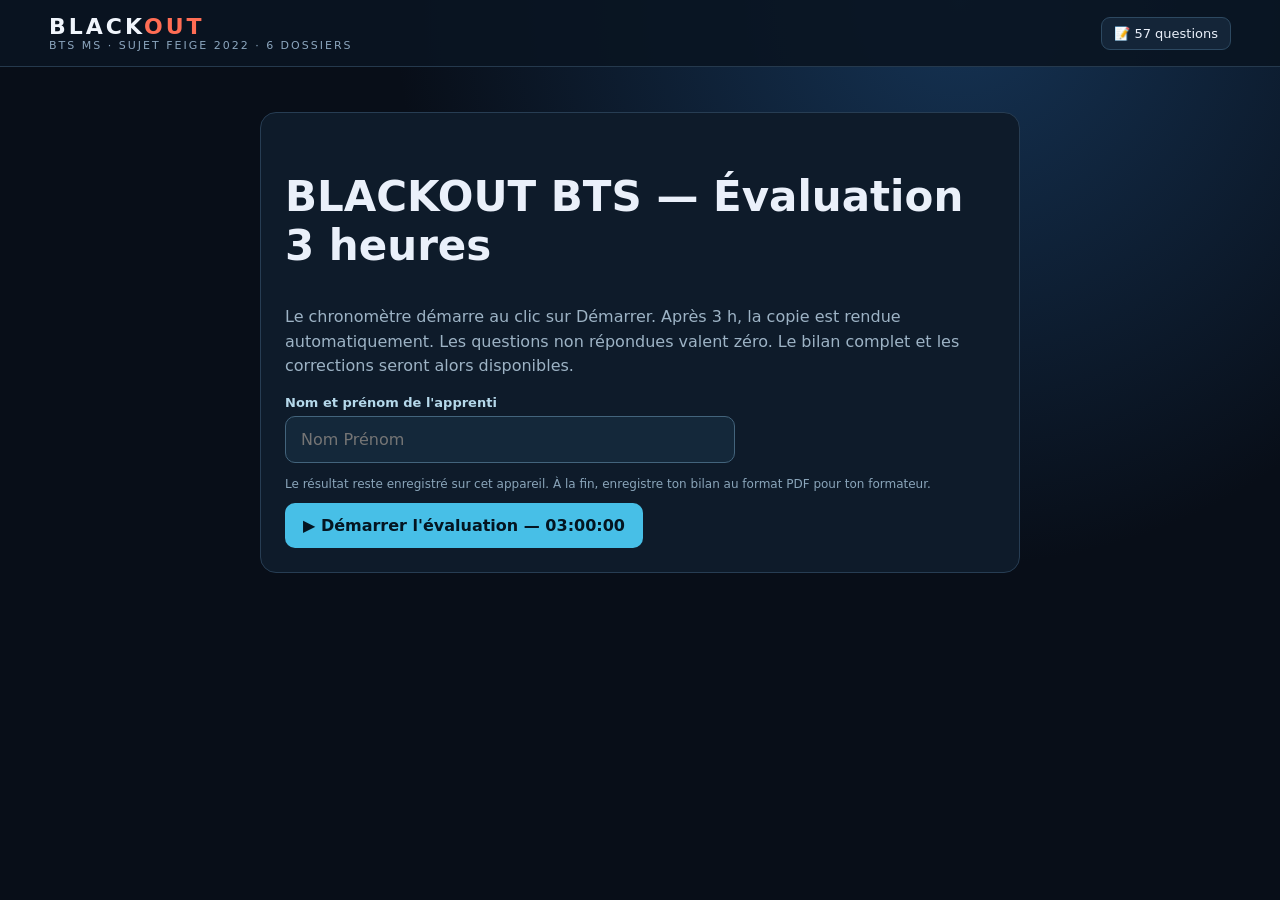
<file: index.html>
<!doctype html><html lang="fr"><head><meta charset="utf-8"><meta name="viewport" content="width=device-width,initial-scale=1"><title>BLACKOUT V3 — Campagne FEIGE complète</title><style>
:root{font-family:Inter,ui-sans-serif,system-ui,Arial,sans-serif;color:#eaf0fa;background:#080e18}*{box-sizing:border-box}body{margin:0;background:radial-gradient(circle at 75% 0,#153354 0,transparent 43%),#080e18;min-height:100vh}button,input,select{font:inherit}button{cursor:pointer}header{border-bottom:1px solid #25394d;background:#091421e8;position:sticky;top:0;z-index:5}header .inner{max-width:1230px;margin:auto;padding:14px 24px;display:flex;align-items:center;gap:18px;flex-wrap:wrap}.logo{font-size:22px;font-weight:900;letter-spacing:3px;color:#f0f5fc}.logo span{color:#ff6d54}.sub{font-size:11px;letter-spacing:2px;color:#8ca6be}.headstat{margin-left:auto;display:flex;gap:12px;align-items:center}.pill{padding:8px 12px;border:1px solid #2d4961;background:#142538;border-radius:9px;font-size:13px}.pill strong{color:#70d2af}main{max-width:1230px;margin:28px auto;padding:0 24px 60px}.hero{position:relative;overflow:hidden;border:1px solid #31506a;border-radius:20px;padding:28px;background:linear-gradient(100deg,#0b1728ee 20%,#112b42cb)}.eyebrow{color:#ff9e83;font-size:12px;font-weight:800;letter-spacing:2px}.hero h1{font-size:clamp(27px,4vw,47px);margin:9px 0 5px;letter-spacing:-1px}.hero p{max-width:720px;color:#b4c7d7;line-height:1.6}.status{display:flex;align-items:center;gap:8px;color:#ffa18a;font-weight:700;font-size:13px}.dot{width:9px;height:9px;border-radius:50%;background:#ff735b;box-shadow:0 0 10px #ff735b}.bar{height:8px;background:#203446;border-radius:12px;overflow:hidden;margin:10px 0}.bar>div{height:100%;background:linear-gradient(90deg,#4bb6f0,#53e1a7);transition:width .3s}.layout{display:grid;grid-template-columns:minmax(0,1.6fr) minmax(300px,1fr);gap:20px;margin-top:20px}.panel{background:#0e1b2a;border:1px solid #273d53;border-radius:16px;padding:24px}.smalltitle{font-size:11px;color:#7fa5bd;text-transform:uppercase;letter-spacing:2px;font-weight:800}.panel h2{font-size:25px;margin:9px 0}.muted{color:#9db3c5;line-height:1.55}.question{font-size:19px;line-height:1.55;font-weight:650;margin:22px 0}.input{width:100%;border:1px solid #43647c;border-radius:10px;padding:13px 15px;color:#f1f8ff;background:#14283a;outline:none}.input:focus{border-color:#55bfee}.answergrid{display:grid;gap:10px}.choice{display:flex;align-items:center;gap:12px;padding:14px;border:1px solid #36546b;border-radius:10px;background:#142538;cursor:pointer}.choice:has(input:checked){border-color:#55bcf1;background:#1b3a50}.choice input{accent-color:#55bcf1}.unitrow{display:flex;align-items:center;gap:12px;max-width:400px}.unit{color:#9ec8de}.btn{border:0;background:#47bfe7;color:#041521;border-radius:10px;padding:13px 18px;font-weight:850}.btn:hover{filter:brightness(1.12)}.btn:disabled{opacity:.35;cursor:not-allowed}.secondary{background:#1d3449;color:#d9f2ff;border:1px solid #3c5e78}.btnrow{display:flex;gap:10px;flex-wrap:wrap;margin-top:22px}.feedback{margin-top:18px;border:1px solid #426077;background:#152b3d;padding:17px;border-radius:12px;line-height:1.65}.feedback.good{border-color:#218d7a;background:#10312e}.feedback.bad{border-color:#aa514a;background:#361e25}.feedback h3{margin:0 0 9px;font-size:18px}.feedback p{margin:4px 0}.docs{display:grid;grid-template-columns:1fr 1fr;gap:12px;margin-top:18px}.docbtn{background:#13283b;border:1px solid #36546e;color:#d1edff;border-radius:10px;padding:0 0 12px;text-align:left;font-size:13px;overflow:hidden}.docbtn img{width:100%;height:104px;object-fit:cover;object-position:top;display:block;background:#fff;border-bottom:1px solid #36546e}.docbtn b,.docbtn span{display:block;margin:8px 10px 0}.docbtn:hover{border-color:#5dbed7}.docbtn b{display:block;margin-bottom:4px}.docbtn span{font-size:11px;color:#91b5ce}.stepnav{display:flex;gap:7px;margin:19px 0 6px;flex-wrap:wrap}.step{border:1px solid #32516a;background:#14293e;color:#b6ccdf;border-radius:8px;padding:8px 12px;font-size:13px}.step.active{background:#206287;border-color:#58c8ee;color:#fff}.step.done{border-color:#36ad89;color:#60dcb8}.note{font-size:12px;color:#8aa5ba;margin-top:14px}.foot{margin-top:24px;color:#809aaf;font-size:12px;line-height:1.5}.docmodal{position:fixed;inset:0;background:#010711ec;z-index:20;display:none;flex-direction:column;padding:15px}.docmodal.open{display:flex}.docbar{display:flex;gap:12px;align-items:center;justify-content:space-between;padding:8px 6px 15px}.docmodal img{max-width:100%;max-height:calc(100vh - 95px);object-fit:contain;align-self:center;cursor:zoom-in}.docmodal.zoom img{max-width:none;max-height:none;width:200%;align-self:flex-start}.docmodal .viewport{overflow:auto;text-align:center;flex:1}.docmodal.zoom .viewport{text-align:left}.phase{margin-top:10px;padding:11px;background:#1c2c40;border-radius:10px;font-size:13px;color:#b7ccdb}.warn{color:#ffc19c}.sequence-list{display:grid;gap:12px;margin-top:14px}.sequence-item{display:flex;align-items:center;gap:12px;border:1px solid #42657e;border-radius:12px;background:#14283a;padding:12px}.sequence-num{display:grid;place-items:center;flex:none;width:34px;height:34px;border-radius:50%;background:#225d79;font-weight:800}.sequence-text{flex:1;line-height:1.45}.sequence-controls{display:flex;flex-direction:column;gap:5px}.seqmove{min-width:42px;min-height:34px;border:1px solid #5a86a2;background:#1e4662;color:#fff;border-radius:7px;font-size:22px}.seqmove:disabled{opacity:.25;cursor:not-allowed}.optiontitle{display:block;color:#b5d8ea;margin:12px 0 6px;font-size:13px;font-weight:700}@media(max-width:850px){.layout{grid-template-columns:1fr}.headstat{margin-left:0}.panel{padding:17px}.hero{padding:21px}header .inner{padding:12px 15px}}
.recap-list{display:grid;gap:15px;margin:16px 0 8px}.recap-card{border:1px solid #45647a;border-radius:13px;padding:16px;background:#14283a;line-height:1.6}.recap-ok{border-left:5px solid #35bf8e}.recap-ko{border-left:5px solid #f27d6b}.recap-card p{margin:11px 0 0;overflow-wrap:anywhere}.recap-card p b{color:#9dd9f1}.recap-head{display:flex;justify-content:space-between;align-items:flex-start;gap:10px;flex-wrap:wrap}.recap-head span{font-size:13px;color:#c5e6f4}.recap-ref{font-size:11px;color:#9aafc8;margin-top:5px}
.quickdocs{display:flex;flex-wrap:wrap;gap:8px;margin:14px 0}.quickdocs button{background:#193b50;border:1px solid #5b859a;color:#f3faff;border-radius:9px;padding:11px 13px;min-height:44px;font-weight:750}.quickdocs button:hover{background:#215875}.docbar{flex-wrap:wrap}.docbar .tools{display:flex;flex-wrap:wrap;gap:7px}.docbar button{min-height:42px}.docmodal .viewport{overscroll-behavior:contain}.docmodal .viewport img{transform-origin:center;transition:transform .15s;max-width:100%;max-height:calc(100dvh - 160px);width:auto;height:auto;cursor:zoom-in}.docmodal.zoom .viewport img{max-width:none;max-height:none;width:180%;cursor:grab}.docmodal .viewport{overflow:auto}.stepnav{max-height:118px;overflow:auto}.step,.docbtn{min-height:40px}.btn:focus-visible,.step:focus-visible,.quickdocs button:focus-visible{outline:3px solid #f9d472;outline-offset:2px}@media(max-width:850px){.docbar .tools{width:100%}.docbar .tools button{flex:1}.docmodal .viewport img{max-height:calc(100dvh - 215px)}.quickdocs button{flex:1}}.exam-pending .hero,.exam-pending .layout,.exam-finished .hero,.exam-finished .layout{display:none}.exam-pending #finalReport,.exam-active #examStart,.exam-active #finalReport,.exam-finished #examStart{display:none!important}.exam-finished #finalReport{display:block!important}.exam-pending #timerPill{display:none}.exam-pending #scorePill,.exam-active #scorePill{display:none}.exam-intro{max-width:760px;margin:5vh auto}.exam-intro h1{font-size:clamp(26px,4vw,42px)}#timerPill{font-variant-numeric:tabular-nums;font-size:18px;white-space:nowrap}#timerPill.urgent{color:#ff9c84;border-color:#ea7158}.exam-report{background:#f8fafc;color:#1b2938;border-radius:16px;padding:26px}.exam-report h1,.exam-report h2{color:#18364e}.exam-report .summary-meta{display:flex;flex-wrap:wrap;gap:14px;margin:14px 0;padding:12px;background:#e6eef5;border-radius:9px}.exam-report .report-card{break-inside:avoid;border:1px solid #cad7e2;border-left:5px solid #e26d5e;padding:14px;border-radius:9px;margin:13px 0;background:white}.exam-report .report-card.ok{border-left-color:#2b9b77}.exam-report .report-card h3{margin:0 0 8px}.exam-report .report-card p{margin:7px 0}.exam-report .report-controls{display:flex;gap:10px;flex-wrap:wrap;margin:18px 0}@media print{@page{size:A4;margin:14mm}body,html{background:#fff!important;color:#111!important}header,.hero,.layout,#examStart,.report-controls{display:none!important}main{max-width:none;padding:0;margin:0}#finalReport{display:block!important;padding:0!important;box-shadow:none!important;background:#fff!important;color:#111!important}.exam-report .report-card{break-inside:avoid;page-break-inside:avoid}.exam-report .summary-meta{background:#f1f1f1!important}*{print-color-adjust:exact;-webkit-print-color-adjust:exact}}@media(max-width:600px){.exam-report{padding:14px}#timerPill{font-size:15px}}.draftbar{display:flex;gap:9px;align-items:center;flex-wrap:wrap;margin-top:14px}.draftstatus{font-size:13px;color:#93cfba}.marked{background:#634526!important;border-color:#e5ac55!important;color:white!important}.step.review{box-shadow:inset 0 -3px #e9b363}.timealert{position:fixed;top:80px;right:20px;z-index:16;max-width:390px;background:#563024;border:2px solid #efab66;color:white;box-shadow:0 6px 30px #000a;padding:18px;border-radius:14px;display:none}.timealert.visible{display:block}.timealert button{margin-top:10px}.report-cover{min-height:240px;padding:30px;border:2px solid #244c68;border-radius:12px;background:#edf5fa}.report-mission{border:1px solid #cbd5df;border-radius:10px;padding:12px;margin:10px 0;break-inside:avoid}.report-mission strong{font-size:18px}.report-priorities{padding:14px;border:1px solid #bed5e0;border-radius:12px}.report-priorities li{margin:10px 0}.pdf-confirm{display:flex;align-items:center;gap:8px;font-weight:700;flex-basis:100%;background:#e2efe8;padding:11px;border-radius:9px}.pdf-confirm input{width:21px;height:21px;accent-color:#178052}.pdf-required{flex-basis:100%;font-weight:650;color:#a84934}.report-controls button:disabled{opacity:.42;cursor:not-allowed}.report-controls .restart-locked,.report-controls .restart-locked:disabled{background:#c9d1d9!important;border:1px solid #a7b1ba!important;color:#50606e!important;opacity:1!important;cursor:not-allowed!important;filter:none!important;box-shadow:none!important;pointer-events:none!important}.pdf-confirm{cursor:pointer}.pdf-confirm input{cursor:pointer}@media print{.report-cover{break-after:page;page-break-after:always;min-height:230mm;box-sizing:border-box}.report-priorities{break-before:page;page-break-before:always}.timealert{display:none!important}}@media(max-width:650px){.timealert{left:12px;right:12px;top:72px}} </style></head><body class="exam-pending"><header><div class="inner"><div><div class="logo">BLACK<span>OUT</span></div><div class="sub">BTS MS · SUJET FEIGE 2022 · 6 DOSSIERS</div></div><div class="headstat"><div class="pill" id="timerPill" role="timer">⏳ <strong id="examClock">03:00:00</strong></div><div class="pill" id="scorePill">⭐ <strong id="score">0</strong> / 27 pts</div><div class="pill">📍 <strong id="missionnum">1</strong> / 6</div></div></div></header><main><section id="examStart" class="panel exam-intro"><h1>BLACKOUT BTS — Évaluation 3 heures</h1><p class="muted">Le chronomètre démarre au clic sur Démarrer. Après 3 h, la copie est rendue automatiquement. Les questions non répondues valent zéro. Le bilan complet et les corrections seront alors disponibles.</p><label class="optiontitle" for="studentName">Nom et prénom de l'apprenti</label><input class="input" id="studentName" maxlength="90" autocomplete="name" placeholder="Nom Prénom" style="max-width:450px"><p class="note">Le résultat reste enregistré sur cet appareil. À la fin, enregistre ton bilan au format PDF pour ton formateur.</p><button class="btn" onclick="beginExam()">▶ Démarrer l'évaluation — 03:00:00</button></section><section id="finalReport" class="exam-report" hidden></section><div id="timeAlert" class="timealert" role="alert"><strong id="alertTitle"></strong><p id="alertMessage"></p><button class="btn secondary" onclick="dismissTimeAlert()">J'ai compris</button></div><section class="hero"><div class="status"><span class="dot"></span> ALERTE INDUSTRIELLE — PRODUCTION À L'ARRÊT</div><div class="eyebrow" style="margin-top:18px">CAMPAGNE FEIGE · DOSSIERS 1 À 6</div><h1>Ligne FEIGE — étude complète du sujet</h1><p>Bienvenue sur la ligne de conditionnement FEIGE de Placoplatre. Le poste ne peut pas reprendre sa production tant que ton diagnostic n'est pas validé. Travaille sur le sujet officiel FEIGE 2022 (BTS MS option SP, Nouvelle-Calédonie). Les documents sont rangés par fonction : dossier candidat, planches techniques DT et questions DQ. La correction est révélée après la remise.</p><div style="max-width:560px"><div style="display:flex;justify-content:space-between;font-size:12px;color:#a9c6db"><span>Diagnostic validé</span><strong id="progresslabel">0 %</strong></div><div class="bar"><div id="progressbar" style="width:0%"></div></div></div></section><div class="layout"><section class="panel"><div class="smalltitle">BTS MS 2022 · Nouvelle-Calédonie · Dossiers 1 à 6</div><h2 id="qtitle">Chargement...</h2><div class="muted" id="context"></div><div class="stepnav" id="steps"></div><div id="qbody"></div><div class="btnrow" id="actions"></div><div id="feedback"></div></section><aside><section class="panel"><div class="smalltitle">Dossier technique officiel</div><h2 style="font-size:19px">Tes documents</h2><p class="muted" style="font-size:13px">Les documents sont visibles ci-dessous. Clique sur une miniature pour agrandir, puis sur l'image pour zoomer.</p><div class="docs"><button class="docbtn" onclick="showDoc('DP3')"><img id="thumb_DP3" loading="lazy" alt="Aperçu du document DP3" src="assets/document_00.png"><b>🗺️ DP3</b><span>Plan du poste</span></button><button class="docbtn" onclick="showDoc('DT1_DT2')"><img id="thumb_DT1_DT2" loading="lazy" alt="Aperçu du document DT1_DT2" src="assets/document_01.png"><b>📈 DT1</b><span>Chronogramme / GRAFCET</span></button><button class="docbtn" onclick="showDoc('DT3_DT4')"><img id="thumb_DT3_DT4" loading="lazy" alt="Aperçu du document DT3_DT4" src="assets/document_02.png"><b>🔁 DT3</b><span>GEMMA des modes</span></button><button class="docbtn" onclick="showDoc('DQ1')"><img id="thumb_DQ1" loading="lazy" alt="Aperçu du document DQ1" src="assets/document_03.png"><b>📄 DQ1</b><span>Énoncé officiel</span></button><button class="docbtn" onclick="showDoc('DQ2')"><img id="thumb_DQ2" loading="lazy" alt="Énoncé DQ2 : effort maximal 150 N et données du vérin" src="assets/document_04.jpg"><b>📄 DQ2</b><span>Énoncé Q2 / sécurité</span></button></div><div class="phase"><strong>🎯 Consigne :</strong> une seule réponse notée par question. La correction et la note seront révélées après la remise de la copie, pas pendant l’épreuve.</div><div class="phase">💾 Ta progression est enregistrée dans ce navigateur. Elle n'est pas transmise au formateur dans cette version.</div><button class="btn secondary" style="width:100%;margin-top:18px" onclick="finishExam(false)">📩 Rendre ma copie maintenant</button></section><p class="foot">Sources : sujet et corrigé BTS Maintenance des Systèmes — E4, session 2022, Nouvelle-Calédonie, parties Q1-1 à Q6-7. Version évaluation locale, non homologuée comme épreuve officielle. © Documents de référence : leurs ayants droit respectifs.</p>
<section class="panel" style="margin-top:14px;padding:16px"><h3>📚 Dossiers originaux — toutes les missions</h3><p class="muted">Clique pour agrandir le document source. Les pages restent intactes.</p><div class="docgrid" id="allDocs" aria-label="Documents regroupés par dossier"></div></section></aside></div></main><div class="docmodal" id="modal"><div class="docbar"><strong id="docname">Document</strong><div class="tools"><button class="btn secondary" onclick="rotateDoc(-90)" aria-label="Tourner à gauche">↶ Rotation</button><button class="btn secondary" onclick="rotateDoc(90)" aria-label="Tourner à droite">↷ Rotation</button><button class="btn secondary" onclick="toggleDocZoom()">🔎 Zoom</button><button class="btn secondary" onclick="closeDoc()">Fermer ✕</button></div></div><div class="viewport"><img id="docimage" alt="Document technique original" onclick="toggleDocZoom()"></div></div><script>
const qs=[
{id:'cycle',doc:18,docPages:[18,14],ref:'Q.1-1 a',title:'Le temps de cycle',context:'Observe le chronogramme DT1 du poste de prise/dépose des couvercles. Détermine la durée d’un cycle complet.',question:'Quel est le temps de cycle du poste, en secondes ?',type:'number',unit:'s',answer:8,tolerance:.05,points:2,correction:'Le chronogramme DT1 donne un temps de cycle de 8 secondes.',tease:'Le chrono est parti chercher un café sans toi !'},
{id:'cadence',doc:18,docPages:[18,14],ref:'Q.1-1 a',title:'Cadence horaire',context:'Le poste réalise un cycle complet toutes les 8 secondes. Chaque cycle correspond à la prise et à la dépose d’un couvercle sur un seau.',question:'Combien de seaux peuvent être traités en une heure, en fonctionnement continu ?',type:'number',unit:'seaux/h',answer:450,tolerance:.1,points:2,correction:'Cadence = 3 600 / temps de cycle = 3 600 / 8 = 450 seaux par heure.',tease:'À cette vitesse-là, les seaux vont finir par te doubler !'},
{id:'dispo',doc:18,docPages:[18,14],ref:'Q.1-1 b',title:'Disponibilité opérationnelle',context:'La capacité théorique du poste est de 450 seaux par heure. Le cahier des charges exige une cadence réelle de 430 seaux par heure.',question:'Quelle disponibilité opérationnelle minimale faut-il prévoir, en pourcentage entier arrondi à l’unité supérieure ?',type:'number',unit:'%',answer:96,tolerance:0.01,points:2,correction:'Disponibilité minimale = (430 / 450) × 100 = 95,56 %. En arrondissant à l’entier supérieur, il faut prévoir 96 % (résultat du corrigé).',tease:'Ta disponibilité à toi semble un peu inférieure à celle de la machine !'},
{id:'urgence',doc:19,docPages:[19,18],ref:'Q.1-2',title:'Arrêt d’urgence — GEMMA',context:'Consulte le GEMMA DT3 et identifie la situation du système lors de l’actionnement de l’arrêt d’urgence.',question:'Quel comportement correspond à l’arrêt d’urgence du poste ?',type:'choice',options:[['A','Les GRAFCET continuent et le vérin termine son mouvement.'],['B','Les GRAFCET sont forcés à l’étape initiale, l’énergie pneumatique est coupée et la saisie des couvercles est maintenue.'],['C','Le poste passe directement en production automatique.'],['D','La ventouse libère immédiatement le couvercle et le convoyeur accélère.']],answer:'B',points:3,correction:'D’après le corrigé de Q1-2 : tous les GRAFCET sont forcés à l’étape initiale ; l’énergie pneumatique est coupée et la saisie des couvercles est maintenue.',tease:'L’arrêt d’urgence n’est pas le bouton turbo, champion !'},
{id:'restart',doc:19,docPages:[19,18],ref:'Q.1-3',title:'Retour en production',context:'Après un arrêt d’urgence, le redémarrage doit respecter les étapes décrites dans le GEMMA DT3 et le corrigé.',question:'Remets les trois grandes étapes de redémarrage dans leur ordre chronologique.',type:'sequence',points:3,answer:['unlock','init','auto'],options:[['unlock','Déverrouiller l’AU puis appuyer sur Marche (déblocage du frein, remise en pression).'],['init','Appuyer sur INIT pour initialiser la partie opérative.'],['auto','Une fois en position initiale, sélectionner Auto puis Départ cycle.']],correction:'1. Déverrouiller l’arrêt d’urgence et appuyer sur Marche. 2. Appuyer sur INIT et attendre la position initiale. 3. Sélectionner le mode Auto, puis appuyer sur Départ cycle. Cette séquence est celle du corrigé Q1-3.',tease:'Lancer la production avant l’INIT ? Même le convoyeur a levé les yeux au ciel !'}
];

// MISSION 02 — questions issues du sujet et corrigé 2022 Nouvelle-Calédonie, Q2-1 à Q2-7.
qs.push(
{id:'m2-force',doc:6,docPages:[6,18],ref:'Q.2-1',title:'Le vérin : 10 bar, ça pousse !',context:'Le sujet impose un effort maximal de 150 N sur le poste de dépose. Diamètre du piston : 25 mm ; pression d’alimentation : 10 bar. Utilise F = P × S avec S = π × d² / 4. Consulte le dossier DQ2 pour vérifier les données.',question:'Calcule l’effort développé, en newtons (arrondi à l’unité).',type:'number',unit:'N',answer:491,tolerance:2,points:2,correction:'S = π × (0,025)² / 4 ≈ 0,0004909 m². P = 10 bar = 1 000 000 Pa. F = P × S ≈ 490,9 N, soit environ 490 N dans le corrigé. Cette force dépasse largement la limite de 150 N : risque d’écrasement.',tease:'À 10 bar, même le vérin demande un permis poids lourd !',mission:2,sim:true},
{id:'m2-pressure',doc:6,docPages:[6,18],ref:'Q.2-2',title:'La pression à ne pas dépasser',context:'L’effort maximal admis est de 150 N. La section du piston (diamètre 25 mm) est d’environ 4,91 × 10⁻⁴ m². Réutilise F = P × S.',question:'À combien de bars faut-il limiter la pression (valeur entière sûre, conforme au corrigé) ?',type:'number',unit:'bar',answer:3,tolerance:.02,points:2,correction:'Pmax = Fmax / S = 150 / 0,0004909 ≈ 305 600 Pa ≈ 3,06 bar. Le corrigé retient une pression maximale réglée à 3 bar pour respecter la limite. À 3 bar, F ≈ 147 N.',tease:'Tu as confondu réglage de pression et décollage de fusée ?',mission:2,sim:true},
{id:'m2-reducer',doc:6,docPages:[6,18],ref:'Q.2-3',title:'Identifier le composant 3R',context:'Ouvre DT2, partie droite de la planche DT1/DT2 : on y trouve le schéma pneumatique d’origine. Localise l’organe repéré 3R.',question:'Quelle est la désignation et la fonction du composant 3R ?',type:'choice',options:[['A','Réducteur de pression avec clapet anti-retour en parallèle : limite la pression côté piston.'],['B','Distributeur 5/2 bistable : inverse automatiquement tous les vérins.'],['C','Manomètre : mesure uniquement la pression sans la modifier.'],['D','Filtre à air : élimine les impuretés du réseau.']],answer:'A',points:2,correction:'Le corrigé désigne 3R comme un réducteur de pression avec clapet anti-retour en parallèle. Il limite la pression côté piston et donc l’effort de sortie du vérin vertical.',tease:'3R, ce n’est pas le bouton « rendre le vérin rageur » !',mission:2},
{id:'m2-flow',doc:6,docPages:[6,18],ref:'Q.2-4',title:'Identifier le composant 3Q2',context:'Le schéma pneumatique DT2 présente le composant repéré 3Q2. Observe le symbole plutôt que de deviner.',question:'Quel organe est 3Q2 et à quoi sert-il ?',type:'choice',options:[['A','Un pressostat : surveille le manque de pression.'],['B','Un réducteur de débit unidirectionnel : règle la vitesse de sortie du vérin.'],['C','Un régulateur de température : protège le compresseur.'],['D','Un vérin simple effet : lève les couvercles.']],answer:'B',points:2,correction:'3Q2 est un réducteur de débit unidirectionnel ; il permet d’ajuster la vitesse de sortie du vérin, en contrôlant le débit dans un sens.',tease:'Tu veux régler la vitesse avec un thermomètre ? Sacré concept !',mission:2},
{id:'m2-cutoff',doc:6,docPages:[6,18],ref:'Q.2-5',title:'Couper l’air en arrêt d’urgence',context:'Le nouvel objectif de sûreté exige le sectionnement de l’énergie pneumatique lors d’un arrêt d’urgence. Consulte DT2.',question:'Quel organe assure ce sectionnement ?',type:'choice',options:[['A','3R — réducteur de pression.'],['B','3Q2 — réducteur de débit.'],['C','0D — distributeur 3/2 monostable à commande électrique.'],['D','1A — vérin horizontal.']],answer:'C',points:2,correction:'Le composant 0D est un distributeur 3/2 monostable à commande électrique. Dans le circuit décrit, il assure le sectionnement de l’alimentation pneumatique.',tease:'Couper l’air avec le vérin ? On n’est pas dans un dessin animé !',mission:2},
{id:'m2-switch',doc:6,docPages:[6,18],ref:'Q.2-6',title:'Le capteur manquant',context:'La maintenance veut détecter un manque de pression. Le sujet précise qu’aucun organe n’assure encore cette information.',question:'Quel composant doit être intégré au circuit ?',type:'choice',options:[['A','Un contacteur de puissance.'],['B','Un thermocouple.'],['C','Un disjoncteur différentiel.'],['D','Un pressostat.']],answer:'D',points:2,correction:'Il faut ajouter un pressostat : il fournit une information électrique lorsque la pression franchit un seuil. Le corrigé indique explicitement « Il manque un pressostat ».',tease:'Le manque d’air ne se détecte pas en soufflant sur le schéma !',mission:2},
{id:'m2-cylinders-12',doc:6,docPages:[6,18],ref:'Q.2-7 — 1A et 2A',title:'Arrêt d’urgence : vérins 1A et 2A',context:'Le sujet indique qu’en arrêt d’urgence aucune bobine n’est alimentée. Examine les conduites reliées au distributeur 1D sur DT2.',question:'Après arrêt d’urgence, les vérins 1A et 2A sont-ils bloqués ?',type:'choice',options:[['A','Oui, ils sont bloqués par un distributeur à centre fermé.'],['B','Non, ils ne sont pas bloqués : les conduites sont reliées à l’échappement.'],['C','Oui, ils sont bloqués par un frein mécanique.'],['D','Ils accélèrent automatiquement en position de repos.']],answer:'B',points:1,correction:'Le corrigé indique « Non bloqués ». Le distributeur 1D ne ferme pas les conduites ; elles restent reliées à l’échappement.',tease:'Pas bloqués ! Ils ne font pas semblant d’être des statues.',mission:2},
{id:'m2-cylinder-3',doc:6,docPages:[6,18],ref:'Q.2-7 — 3A',title:'Arrêt d’urgence : vérin 3A',context:'Analyse la position de repos du distributeur 3D sur DT2 lorsque ses bobines ne sont pas alimentées.',question:'Après arrêt d’urgence, le vérin 3A est-il bloqué ?',type:'choice',options:[['A','Oui : le distributeur 3D est à centre fermé.'],['B','Non : le distributeur 3D est à centre ouvert.'],['C','Non : le 3Q2 augmente le débit.'],['D','Oui : le pressostat freine mécaniquement la tige.']],answer:'A',points:1,correction:'Le corrigé indique « Bloqué ». Le distributeur 3D est à centre fermé : les conduites de ce vérin sont obturées dans cette position.',tease:'Là, c’est un blocage, pas une option « freestyle » !',mission:2},
{id:'m2-cylinder-4',doc:6,docPages:[6,18],ref:'Q.2-7 — 4A',title:'Arrêt d’urgence : vérin 4A',context:'Le vérin 4A dispose d’un système de freinage lié au distributeur 5D. En arrêt d’urgence, sa commande n’est plus alimentée.',question:'Quel est l’état du vérin 4A ?',type:'choice',options:[['A','Non bloqué : la pression le fait avancer.'],['B','Non bloqué : son distributeur est relié à l’échappement.'],['C','Bloqué : la commande du frein par 5D disparaît.'],['D','En oscillation continue entre deux fins de course.']],answer:'C',points:1,correction:'Le corrigé indique « Bloqué ». Le frein n’étant plus commandé par le distributeur 5D, il immobilise le vérin 4A.',tease:'Il a un frein, ce vérin. Contrairement à certaines de tes réponses !',mission:2}
);

// Missions 3 à 6, complétées à partir du sujet et de son corrigé.
qs.push(...[{"id":"m3-1","mission":3,"ref":"Q3-1","title":"Contact de sécurité à ouverture positive","context":"Interrupteur de sécurité à manœuvre positive d’ouverture.","question":"Quelle conclusion correspond au corrigé ?","type":"choice","options":[["A","Une défaillance interne ne peut pas empêcher l’ouverture des contacts de sécurité, mais une défaillance externe peut la compromettre."],["B","Une défaillance externe est toujours sans effet."],["C","La fermeture du carter provoque systématiquement un arrêt d’urgence."],["D","Une défaillance interne garantit le maintien des contacts fermés."]],"answer":"A","points":2,"correction":"Le corrigé distingue défaut interne et défaut externe : une languette mal fixée ou cassée peut compromettre l’action mécanique.","tease":"La machine vient de lever un sourcil. Et pourtant elle n’en a pas !","doc":7,"docPages":[7,19,20]},{"id":"m3-2","mission":3,"ref":"Q3-2","title":"Relais K1 soudé : sécurité redondante","context":"Consulte DT4 à DT6 et suis la chaîne de sécurité.","question":"Si K1 reste collé fermé, que se passe-t-il lors de l’ouverture du carter ?","type":"choice","options":[["A","Les deux relais restent forcément fermés."],["B","Le moteur démarre à pleine vitesse."],["C","Le pressostat prend le relais de K1."],["D","K2 ouvre encore le contact de sécurité associé grâce à la redondance."]],"answer":"D","points":2,"correction":"Le corrigé précise que K2 permet encore de commander l’arrêt, même lorsque K1 est collé.","tease":"La machine vient de lever un sourcil. Et pourtant elle n’en a pas !","doc":19,"docPages":[19,18]},{"id":"m3-3","mission":3,"ref":"Q3-3","title":"Impossible de réarmer","context":"K1 est collé fermé. Le circuit de surveillance de contacts est présent.","question":"Le module peut-il être réarmé après un arrêt d’urgence ?","type":"choice","options":[["A","Oui : le contact de K2 masque ce défaut."],["B","Non : la tension réseau devient nulle en permanence."],["C","Non : l’autocontrôle empêche le réarmement du module."],["D","Oui : un double appui sur Marche suffit."]],"answer":"C","points":2,"correction":"Le dispositif d’autocontrôle détecte la situation de collage et bloque le réarmement.","tease":"La machine vient de lever un sourcil. Et pourtant elle n’en a pas !","doc":19,"docPages":[19,18]},{"id":"m3-4","mission":3,"ref":"Q3-4","title":"Arrêt d’urgence shunté","context":"Un contact de bouton AU a été court-circuité (shunté) dans l’unique chaîne étudiée.","question":"Quelle conséquence le corrigé retient-il ?","type":"choice","options":[["A","Le courant est limité automatiquement à 150 N."],["B","La fonction de sécurité n’est plus assurée par ce contact shunté."],["C","Le shunt renforce la chaîne de sécurité."],["D","Le module gagne une redondance indépendante."]],"answer":"B","points":2,"correction":"L’ouverture mécanique du contact n’interrompt plus la chaîne puisque le shunt crée un chemin électrique parallèle.","tease":"La machine vient de lever un sourcil. Et pourtant elle n’en a pas !","doc":19,"docPages":[19,18]},{"id":"m3-5","mission":3,"ref":"Q3-5","title":"Améliorer la sécurité","context":"Le sujet demande de perfectionner le montage représenté sur DT6.","question":"Quelle amélioration est préconisée ?","type":"choice","options":[["A","Rendre les chaînes de sécurité redondantes et prévoir un réarmement contrôlé."],["B","Supprimer le bouton d’arrêt d’urgence."],["C","Ajouter uniquement un voyant vert."],["D","Relier directement K1 à K2 sans contrôle."]],"answer":"A","points":2,"correction":"Le corrigé suggère la redondance des chaînes de sécurité et l’ajout d’un bouton-poussoir dans la boucle de réarmement.","tease":"La machine vient de lever un sourcil. Et pourtant elle n’en a pas !","doc":19,"docPages":[19,18]},{"id":"m4-6","mission":4,"ref":"Q4-1","title":"Traction des chaînes","context":"m = 27 kg ; g = 9,81 m/s² ; coefficient de frottement = 0,18.","question":"Calcule Tc = m × g × fr.","type":"number","unit":"N","answer":47.7,"tolerance":0.2,"points":2,"correction":"Tc = 27 × 9,81 × 0,18 = 47,6766 N ≈ 47,7 N.","tease":"Ton calcul vient de déclencher une alarme… même la calculatrice réclame un café !","doc":8,"docPages":[8]},{"id":"m4-7","mission":4,"ref":"Q4-2 a","title":"Puissance utile de traction","context":"Après Q4-1 (47,7 N), le sujet applique explicitement un facteur de service proche de 2, puis impose pour toute la suite Tc = 112 N et Vc = 0,9 m/s.","question":"Calcule la puissance de traction Pc = Tc × Vc.","type":"number","unit":"W","answer":100.8,"tolerance":0.2,"points":2,"correction":"Le sujet impose Tc = 112 N pour Q4-2 après prise en compte des conditions de service (valeur fournie, et non résultat exact de 47,7 × 2). Pc = 112 × 0,9 = 100,8 W.","tease":"Ton calcul vient de déclencher une alarme… même la calculatrice réclame un café !","doc":8,"docPages":[8]},{"id":"m4-8","mission":4,"ref":"Q4-2 b","title":"Puissance du motoréducteur","context":"Puissance utile Pc = 100,8 W. Rendement η = 97 %.","question":"Calcule la puissance Pm à fournir par le motoréducteur.","type":"number","unit":"W","answer":103.9,"tolerance":0.3,"points":2,"correction":"Pm = Pc / η = 100,8 / 0,97 ≈ 103,9 W.","tease":"Ton calcul vient de déclencher une alarme… même la calculatrice réclame un café !","doc":8,"docPages":[8]},{"id":"m4-9","mission":4,"ref":"Q4-3","title":"Vitesse angulaire arbre 1","context":"Vitesse de chaîne Vc = 0,9 m/s ; diamètre de poulie Dp = 0,09 m.","question":"Calcule ω1 = 2 × Vc / Dp.","type":"number","unit":"rad/s","answer":20,"tolerance":0.15,"points":2,"correction":"ω1 = (2 × 0,9) / 0,09 = 20 rad/s.","tease":"Ton calcul vient de déclencher une alarme… même la calculatrice réclame un café !","doc":8,"docPages":[8]},{"id":"m4-10","mission":4,"ref":"Q4-4 a","title":"Vitesse angulaire en sortie","context":"ω1 = 20 rad/s. Le rapport de dents du sujet est Z1/Z2 = 25/17.","question":"Calcule ω2.","type":"number","unit":"rad/s","answer":29.41,"tolerance":0.15,"points":2,"correction":"ω2 = ω1 × Z1/Z2 = 20 × 25/17 ≈ 29,41 rad/s.","tease":"Ton calcul vient de déclencher une alarme… même la calculatrice réclame un café !","doc":8,"docPages":[8]},{"id":"m4-11","mission":4,"ref":"Q4-4 b","title":"Fréquence de rotation","context":"ω2 = 29,41 rad/s.","question":"Convertis en tours par minute : N2 = ω2 × 60 / (2π).","type":"number","unit":"tr/min","answer":281,"tolerance":1.5,"points":2,"correction":"N2 ≈ 29,41 × 60 / (2π) = 280,9 tr/min, soit 281 tr/min.","tease":"Ton calcul vient de déclencher une alarme… même la calculatrice réclame un café !","doc":8,"docPages":[8]},{"id":"m4-12","mission":4,"ref":"Q4-5","title":"Couple en sortie","context":"Pm = 103,9 W et ω2 = 29,41 rad/s.","question":"Calcule C = Pm / ω2.","type":"number","unit":"N·m","answer":3.53,"tolerance":0.06,"points":2,"correction":"C = 103,9 / 29,41 ≈ 3,53 N·m.","tease":"Ton calcul vient de déclencher une alarme… même la calculatrice réclame un café !","doc":8,"docPages":[8]},{"id":"m4-13","mission":4,"ref":"Q4-6","title":"Le moteur du magasin","context":"Le cahier des charges retient 282 tr/min et 10 N·m. Le motoréducteur proposé au magasin fournit seulement 94 tr/min.","question":"Ce moteur est-il compatible ?","type":"choice","options":[["A","Non : sa vitesse de sortie (94 tr/min) est trop faible."],["B","Oui : tout moteur disponible convient."],["C","Oui : 94 tr/min est supérieur à 282 tr/min."],["D","Non : le rendement de la chaîne est exactement nul."]],"answer":"A","points":2,"correction":"Le corrigé refuse le modèle du magasin, insuffisant en vitesse de sortie.","tease":"La machine vient de lever un sourcil. Et pourtant elle n’en a pas !","doc":14,"docPages":[14,8]},{"id":"m4-14","mission":4,"ref":"Q4-7","title":"Choix dans le catalogue","context":"Consulte le tableau des motoréducteurs du document DR2 d’origine. Le besoin est 282 tr/min et 10 N·m.","question":"Quelle conclusion donne le corrigé sur les modèles compatibles ?","type":"choice","options":[["A","Aucun modèle n’est compatible."],["B","Tous les modèles sont compatibles."],["C","Le modèle à 94 tr/min est forcément optimal."],["D","Deux motoréducteurs du tableau remplissent les critères."]],"answer":"D","points":2,"correction":"Le corrigé indique deux motoréducteurs compatibles. Compare les vitesses et couples du DR2 pour les retrouver.","tease":"La machine vient de lever un sourcil. Et pourtant elle n’en a pas !","doc":14,"docPages":[14,8]},{"id":"m5-15","mission":5,"ref":"Q5-1","title":"Schéma de liaison à la terre","context":"Le poste P5 possède un CPI et un limiteur de surtension entre le neutre et la terre.","question":"Quel SLT équipe l’installation ?","type":"choice","options":[["A","TN-S"],["B","TN-C"],["C","IT"],["D","TT"]],"answer":"C","points":2,"correction":"Le schéma de liaison à la terre est de type IT : neutre isolé ou impédant, masses reliées à la terre.","tease":"La machine vient de lever un sourcil. Et pourtant elle n’en a pas !","doc":20,"docPages":[20]},{"id":"m5-16","mission":5,"ref":"Q5-2","title":"Continuité de service en IT","context":"Un premier défaut d’isolement apparaît sur une installation en schéma IT surveillée par CPI.","question":"Quel avantage est caractéristique de ce système ?","type":"choice","options":[["A","Un second défaut n’exige aucune protection."],["B","La continuité de service au premier défaut, avec signalisation et recherche du défaut."],["C","Le premier défaut est toujours ignoré sans surveillance."],["D","Les masses n’ont plus besoin de terre."]],"answer":"B","points":2,"correction":"Le premier défaut est signalé par le CPI, et la continuité de service est généralement maintenue ; le second défaut impose une élimination adaptée.","tease":"La machine vient de lever un sourcil. Et pourtant elle n’en a pas !","doc":20,"docPages":[20]},{"id":"m5-17","mission":5,"ref":"Q5-3","title":"Rôle du CPI","context":"L’entreprise remplace le contrôleur permanent d’isolement.","question":"Quelle fonction principale assure le CPI ?","type":"choice","options":[["A","Surveiller l’isolement du réseau et signaler le premier défaut."],["B","Régler la vitesse des moteurs."],["C","Protéger uniquement contre les surcharges mécaniques."],["D","Faire varier le cos φ au démarrage."]],"answer":"A","points":2,"correction":"Le CPI mesure/surveille la résistance d’isolement du réseau et signale une dégradation.","tease":"La machine vient de lever un sourcil. Et pourtant elle n’en a pas !","doc":21,"docPages":[21,22]},{"id":"m5-18","mission":5,"ref":"Q5-4","title":"Choisir l’équipement de surveillance","context":"Le corrigé retient une alimentation 400 V et sept départs surveillés.","question":"Quelle combinaison est indiquée dans le corrigé ?","type":"choice","options":[["A","Disjoncteur NS400 seul."],["B","Altivar ATV61 sans tore."],["C","Un pressostat 3 bar et un relais thermique."],["D","Vigilohm XM200 réf. 50729 et détecteur réf. 50537."]],"answer":"D","points":2,"correction":"Le corrigé retient XM200 réf. 50729 et détecteur réf. 50537.","tease":"La machine vient de lever un sourcil. Et pourtant elle n’en a pas !","doc":21,"docPages":[21,22,23]},{"id":"m5-19","mission":5,"ref":"Q5-4 — tores","title":"Dimensionnement des tores","context":"Quatre câbles ont un diamètre de 35 mm et trois de 15 mm ; diamètre intérieur du tore ≥ 2 × diamètre du câble.","question":"Quel choix figure dans le corrigé ?","type":"choice","options":[["A","4 POA et 3 GOA sans tenir compte des câbles."],["B","Aucun tore, puisque le CPI suffit."],["C","4 tores GOA réf. 50486 et 3 tores POA réf. 50485."],["D","7 tores de diamètre 15 mm."]],"answer":"C","points":2,"correction":"Les 4 câbles de 35 mm demandent 70 mm mini ; les 3 de 15 mm demandent 30 mm mini. Le corrigé retient GOA et POA.","tease":"La machine vient de lever un sourcil. Et pourtant elle n’en a pas !","doc":21,"docPages":[21,22,23]},{"id":"m5-20","mission":5,"ref":"Q5-5 à Q5-7","title":"Localiser le défaut automatiquement","context":"La chaîne de détection reçoit les informations des tores et détermine le départ en défaut.","question":"Quel est son intérêt fonctionnel ?","type":"choice","options":[["A","Remplacer un variateur de fréquence."],["B","Détecter et localiser automatiquement le départ en premier défaut d’isolement."],["C","Supprimer les liaisons de terre."],["D","Réparer automatiquement les défauts d’isolement."]],"answer":"B","points":2,"correction":"Le dispositif améliore la maintenabilité en identifiant le départ concerné ; examine les documents DR3 et DT9–DT12.","tease":"La machine vient de lever un sourcil. Et pourtant elle n’en a pas !","doc":14,"docPages":[14,21,22,23]},{"id":"m5-21","mission":5,"ref":"Q5-8 a","title":"Bilan des puissances actives","context":"Trois groupes de charges de la ligne Readymix ont P = 9,7 ; 20,7 ; 173,5 kW.","question":"Calcule la puissance active totale PT.","type":"number","unit":"kW","answer":203.9,"tolerance":0.15,"points":2,"correction":"PT = 9,7 + 20,7 + 173,5 = 203,9 kW.","tease":"Ton calcul vient de déclencher une alarme… même la calculatrice réclame un café !","doc":15,"docPages":[15,20,21]},{"id":"m5-22","mission":5,"ref":"Q5-8 b","title":"Bilan des puissances réactives","context":"Les trois groupes présentent Q = 9,9 ; 12,83 ; 116,6 kVAr.","question":"Calcule QT (arrondi au dixième).","type":"number","unit":"kVAr","answer":139.3,"tolerance":0.15,"points":2,"correction":"QT = 9,9 + 12,83 + 116,6 = 139,33 kVAr ≈ 139,3 kVAr.","tease":"Ton calcul vient de déclencher une alarme… même la calculatrice réclame un café !","doc":15,"docPages":[15,20,21]},{"id":"m5-23","mission":5,"ref":"Q5-8 c","title":"Puissance apparente totale","context":"PT = 203,9 kW et QT = 139,3 kVAr.","question":"Le dossier donne S² = P² + Q². Isole S, puis calcule la puissance apparente totale ST (en kVA).","type":"number","unit":"kVA","answer":246.9,"tolerance":0.4,"points":2,"correction":"Le dossier donne S² = P² + Q². Comme S est une grandeur positive, on prend la racine carrée des deux membres : S = √(P² + Q²). Donc ST = √(203,9² + 139,3²) ≈ 246,9 kVA.","tease":"Ton calcul vient de déclencher une alarme… même la calculatrice réclame un café !","doc":15,"docPages":[15,20,21]},{"id":"m5-cos1","mission":5,"ref":"Q5-8 — DR3","title":"Cos φ du premier groupe de charges","context":"Dans le tableau DR3 : P = 9,7 kW et S = 13,86 kVA. Utilise la relation cos φ = P/S.","question":"Calcule cos φ du premier groupe (à deux décimales).","type":"number","unit":"sans unité","answer":0.7,"tolerance":0.015,"points":2,"correction":"cos φ = 9,7 / 13,86 = 0,700 ≈ 0,70. Cette valeur figure dans le tableau du corrigé.","tease":"Un facteur de puissance, ce n’est pas une unité de vitesse !","doc":15,"docPages":[15,20,21]},{"id":"m5-cos2","mission":5,"ref":"Q5-8 — DR3","title":"Cos φ du deuxième groupe de charges","context":"Dans le tableau DR3 : P = 20,7 kW et S = 24,32 kVA.","question":"Calcule cos φ du deuxième groupe (à deux décimales).","type":"number","unit":"sans unité","answer":0.85,"tolerance":0.015,"points":2,"correction":"cos φ = 20,7 / 24,32 = 0,851 ≈ 0,85. Le troisième groupe est donné à cos φ = 0,83.","tease":"L’ombre a tenté de confondre P et S !","doc":15,"docPages":[15,20,21]},{"id":"m5-23b","mission":5,"ref":"Q5-8 — approfondissement","title":"Facteur de puissance global (bonus pédagogique)","context":"Exercice complémentaire : le tableau DR3 officiel demande le cos φ de chaque groupe de charges. Ici, on calcule en plus celui de l’ensemble Readymix, avec PT = 203,9 kW et ST ≈ 246,9 kVA.","question":"Calcule le facteur de puissance global cos φ (arrondi à deux décimales).","type":"number","unit":"sans unité","answer":0.83,"tolerance":0.015,"points":2,"correction":"Calcul supplémentaire au sujet officiel : cos φ global = PT/ST = 203,9/246,9 ≈ 0,826, soit 0,83. Ce n’est pas le cos φ d’une charge individuelle.","tease":"Le triangle des puissances te surveille !","doc":15,"docPages":[15,20,21]},{"id":"m5-24","mission":5,"ref":"Q5-8 d","title":"Courant du départ Readymix","context":"Réseau triphasé 400 V ; puissance apparente ST = 246,9 kVA.","question":"Calcule IBRM = ST/(√3 × U).","type":"number","unit":"A","answer":356.4,"tolerance":0.6,"points":2,"correction":"IBRM = 246900/(√3 × 400) ≈ 356,4 A.","tease":"Ton calcul vient de déclencher une alarme… même la calculatrice réclame un café !","doc":15,"docPages":[15,20,21]},{"id":"m5-25","mission":5,"ref":"Q5-9","title":"Disjoncteur QRM à remplacer","context":"L’ancien QRM est de calibre 250 A, pour un courant d’emploi proche de 360 A.","question":"Quelle décision faut-il prendre ?","type":"choice","options":[["A","Remplacer QRM : 250 A est inférieur au courant d’emploi."],["B","Conserver 250 A sans autre vérification."],["C","Remplacer uniquement les voyants."],["D","Régler le disjoncteur à 20 kA en fonctionnement permanent."]],"answer":"A","points":2,"correction":"Le corrigé conclut au remplacement de QRM car 250 A est insuffisant pour environ 360 A.","tease":"La machine vient de lever un sourcil. Et pourtant elle n’en a pas !","doc":20,"docPages":[20,23]},{"id":"m5-26","mission":5,"ref":"Q5-10","title":"Choix du Compact NS400","context":"Courant d’emploi ≈ 360 A et Icc amont = 20 kA. Modèle proposé : Compact NS400, In = 400 A, Icu = 50 kA.","question":"Pourquoi ce choix est-il admissible selon le corrigé ?","type":"choice","options":[["A","Le disjoncteur doit avoir In < Ib."],["B","Le pouvoir de coupure doit être inférieur au courant de défaut."],["C","La puissance moteur remplace tous les critères de protection."],["D","In ≥ Ib et Icu ≥ Icc présumé."]],"answer":"D","points":2,"correction":"400 A > 360 A et 50 kA > 20 kA : les deux critères cités sont satisfaits (autres vérifications restent nécessaires).","tease":"La machine vient de lever un sourcil. Et pourtant elle n’en a pas !","doc":21,"docPages":[21,23,24]},{"id":"m5-27","mission":5,"ref":"Q5-11","title":"Chute de tension","context":"Chute amont = 3 %. Câble = 60 m. Document constructeur : 2,44 % par 100 m.","question":"Calcule la chute totale en %.","type":"number","unit":"%","answer":4.46,"tolerance":0.06,"points":2,"correction":"ΔU = 3 + 2,44 × 60/100 = 4,464 % ≈ 4,46 %, inférieur à 8 % selon le corrigé.","tease":"Ton calcul vient de déclencher une alarme… même la calculatrice réclame un café !","doc":23,"docPages":[23,24]},{"id":"m5-28","mission":5,"ref":"Q5-11 — moteurs","title":"Sous-tension sur moteur","context":"La tension aux bornes d’un moteur diminue.","question":"Quel effet est attendu ?","type":"choice","options":[["A","La tension n’a aucun effet sur le démarrage."],["B","Couple disponible réduit, démarrages plus longs et échauffement accru."],["C","Couple disponible nécessairement doublé."],["D","Rendement et durée de vie toujours augmentés."]],"answer":"B","points":2,"correction":"Le corrigé cite réduction du couple, allongement du démarrage, échauffement et vieillissement accéléré.","tease":"La machine vient de lever un sourcil. Et pourtant elle n’en a pas !","doc":23,"docPages":[23,24]},{"id":"m5-29","mission":5,"ref":"Q5-12","title":"Courant de court-circuit en bout de ligne","context":"Sujet Q5-12 : DT15. Courant de court-circuit amont Icc = 19 kA, câble cuivre de 240 mm². Attention : le sujet demande L = 58 m pour majorer le courant, tandis que les éléments de correction disponibles mentionnent 60 m. Utilise DT15 et la méthode du dossier.","question":"Quelle valeur approximative de Icc obtient-on à l’extrémité du câble (en kA) ?","type":"number","options":[["A","Déterminer Icc en extrémité avec les caractéristiques amont et l’impédance du câble, puis contrôler la protection."],["B","Utiliser automatiquement Icc = 0 A."],["C","Utiliser directement 450 seaux/h comme courant de défaut."],["D","Diviser le couple moteur par sa vitesse et déclarer Icc."]],"answer":13.9,"points":2,"correction":"Le corrigé officiel retient Icc aval ≈ 13,9 kA à partir de Icc amont = 19 kA et d’une section cuivre de 240 mm². La longueur de calcul doit être clarifiée : 58 m dans l’énoncé, 60 m mentionnés dans les éléments de correction. Les étapes de calcul et la méthode sont à vérifier avec DT15.","tease":"La machine vient de lever un sourcil. Et pourtant elle n’en a pas !","doc":24,"unit":"kA","tolerance":0.3,"docPages":[24]},{"id":"m6-30","mission":6,"ref":"Q6-1","title":"Sélection de variateur","context":"Moteur de pompe doseuse : 18,5 kW ; alimentation 3 × 400 V. Consulte DT16 et DT20.","question":"Quelle référence est retenue dans le corrigé ?","type":"choice","options":[["A","XM200 réf. 50729."],["B","Compact NS400 réf. 32693."],["C","Pressostat 3R."],["D","ATV61 HD18N4."]],"answer":"D","points":2,"correction":"Le corrigé indique Altivar 61 ATV61 HD18N4 pour moteur 18,5 kW alimenté en triphasé 400 V.","tease":"La machine vient de lever un sourcil. Et pourtant elle n’en a pas !","doc":25,"docPages":[25,27]},{"id":"m6-31","mission":6,"ref":"Q6-2","title":"Protection amont du variateur","context":"Le variateur assure lui-même la détection de certaines surcharges et surintensités via son électronique et son relais défaut.","question":"Quel organe le corrigé préconise-t-il en amont ?","type":"choice","options":[["A","Un pressostat pneumatique."],["B","Aucune protection du tout."],["C","Un disjoncteur magnétique adapté."],["D","Un simple interrupteur d’éclairage."]],"answer":"C","points":2,"correction":"Le corrigé mentionne un disjoncteur magnétique en amont et l’intégration du relais défaut R1A–R1C dans la commande.","tease":"La machine vient de lever un sourcil. Et pourtant elle n’en a pas !","doc":26,"docPages":[26]},{"id":"m6-32","mission":6,"ref":"Q6-3","title":"Référence du contacteur 24 Vcc","context":"Commande de bobine 24 Vcc et moteur 18,5 kW / 400 V.","question":"Quel contacteur correspond au moteur 18,5 kW sous 400 V avec bobine 24 Vcc ?","type":"choice","options":[["A","LC1D32P7 (bobine 230 V AC)"],["B","LC1D32BD (bobine 24 V DC)"],["C","GV3L50 (disjoncteur magnétique)"],["D","NS400 (disjoncteur de distribution)"]],"answer":"B","points":2,"correction":"Le choix validé par le corrigé est LC1D32BD : bobine 24 V en courant continu et contacteur adapté aux caractéristiques du moteur. Le disjoncteur magnétique associé est GV3L50.","tease":"La machine vient de lever un sourcil. Et pourtant elle n’en a pas !","doc":25,"docPages":[25]},{"id":"m6-33","mission":6,"ref":"Q6-4 a","title":"Vitesse présélectionnée 2","context":"Pour cette pompe, 10 Hz correspondent à 293 tr/min ; le comportement est proportionnel dans le tableau DR4.","question":"Calcule la vitesse à 15 Hz.","type":"number","unit":"tr/min","answer":439.5,"tolerance":0.8,"points":2,"correction":"N = 293 × (15/10) = 439,5 tr/min.","tease":"Ton calcul vient de déclencher une alarme… même la calculatrice réclame un café !","doc":15,"docPages":[15,26]},{"id":"m6-34","mission":6,"ref":"Q6-4 b","title":"Vitesse présélectionnée 3","context":"Pour cette pompe, 10 Hz correspondent à 293 tr/min.","question":"Calcule la vitesse à 25 Hz.","type":"number","unit":"tr/min","answer":732.5,"tolerance":0.8,"points":2,"correction":"N = 293 × (25/10) = 732,5 tr/min.","tease":"Ton calcul vient de déclencher une alarme… même la calculatrice réclame un café !","doc":15,"docPages":[15,26]},{"id":"m6-35","mission":6,"ref":"Q6-4 c","title":"Vitesse présélectionnée 4","context":"Pour cette pompe, 10 Hz correspondent à 293 tr/min.","question":"Calcule la vitesse à 40 Hz.","type":"number","unit":"tr/min","answer":1172,"tolerance":1.5,"points":2,"correction":"N = 293 × (40/10) = 1 172 tr/min.","tease":"Ton calcul vient de déclencher une alarme… même la calculatrice réclame un café !","doc":15,"docPages":[15,26]},{"id":"m6-36","mission":6,"ref":"Q6-5 a","title":"Entrées LI3 et LI4","context":"Les entrées logiques LI3 et LI4 du variateur définissent quatre vitesses présélectionnées.","question":"Quel est leur rôle ?","type":"choice","options":[["A","Détecter une fuite pneumatique avec un pressostat."],["B","Coder à deux bits le choix entre quatre fréquences programmées."],["C","Mesurer directement la température de chaque moteur."],["D","Alimenter le transformateur HTA."]],"answer":"B","points":2,"correction":"Le corrigé associe LI3 et LI4 à la sélection de quatre vitesses/frequences.","tease":"La machine vient de lever un sourcil. Et pourtant elle n’en a pas !","doc":16,"docPages":[16,26,27]},{"id":"m6-37","mission":6,"ref":"Q6-5 b","title":"Table de vérité : 25 Hz","context":"Table du sujet : (LI4,LI3)=(0,0)→10 Hz, (0,1)→15 Hz, (1,0)→25 Hz, (1,1)→40 Hz.","question":"Quel couple (LI4,LI3) donne 25 Hz ?","type":"choice","options":[["A","(1,0)"],["B","(0,0)"],["C","(0,1)"],["D","(1,1)"]],"answer":"A","points":2,"correction":"La table de vérité du corrigé indique LI4=1 et LI3=0 pour 25 Hz.","tease":"La machine vient de lever un sourcil. Et pourtant elle n’en a pas !","doc":16,"docPages":[16,26,27]},{"id":"m6-38","mission":6,"ref":"Q6-5 c","title":"Composant P1","context":"Consulte le schéma électrique DT20 : le composant P1 agit sur la consigne analogique du variateur.","question":"Quel est ce composant ?","type":"choice","options":[["A","Un relais thermique 7–10 A."],["B","Un disjoncteur 400 A."],["C","Un accéléromètre."],["D","Un potentiomètre de référence 0 à 10 V."]],"answer":"D","points":2,"correction":"P1 est le potentiomètre de référence, permettant de faire varier la tension de consigne entre 0 et 10 V.","tease":"La machine vient de lever un sourcil. Et pourtant elle n’en a pas !","doc":16,"docPages":[16,26,27]},{"id":"m6-39","mission":6,"ref":"Q6-6","title":"Chronogramme des vitesses","context":"Le document DR6 demande les sorties O10.2 (LI3) et O10.3 (LI4), avec les quatre valeurs 10,15,25,40 Hz.","question":"Quel état (LI4,LI3) correspond à la fréquence maximale de 40 Hz ?","type":"choice","options":[["A","(0,1)"],["B","(1,0)"],["C","(1,1)"],["D","(0,0)"]],"answer":"C","points":2,"correction":"Pour 40 Hz, les deux entrées de sélection sont à 1. Les chronogrammes complets sont consultables dans DR6.","tease":"La machine vient de lever un sourcil. Et pourtant elle n’en a pas !","doc":16,"docPages":[16,26]},{"id":"m6-40","mission":6,"ref":"Q6-7","title":"Réglage des rampes","context":"Le variateur paramètre sa rampe par le temps pour passer de 0 à 50 Hz. On veut atteindre 40 Hz en 1 s au plus, avec une rampe linéaire.","question":"Quelle valeur maximale de temps de rampe pour 0 à 50 Hz permet 0 à 40 Hz en 1 s ?","type":"number","unit":"s","answer":1.25,"tolerance":0.05,"points":2,"correction":"Par proportionnalité : t(0→50) = 1 × 50/40 = 1,25 s. Paramétrer t1 et t2 à 1,25 s au maximum pour une transition 0↔40 Hz d’une seconde.","tease":"Ton calcul vient de déclencher une alarme… même la calculatrice réclame un café !","doc":12,"docPages":[12]}]);

qs.forEach(q=>{if(!q.mission)q.mission=1});
const MAXSCORE=qs.reduce((sum,q)=>sum+q.points,0);
const M1SCORE=qs.filter(q=>q.mission===1).reduce((sum,q)=>sum+q.points,0);
const M2SCORE=qs.filter(q=>q.mission===2).reduce((sum,q)=>sum+q.points,0);

let sequenceOrder=['auto','unlock','init'];
const KEY='blackout_feige_m1_v1';let state={idx:0,answers:{}};try{let saved=JSON.parse(localStorage.getItem(KEY));if(saved&&saved.answers)state=saved}catch(e){}
const $=id=>document.getElementById(id),save=()=>{try{localStorage.setItem(KEY,JSON.stringify(state))}catch(e){}};

const EXAM_KEY='blackout_bts_exam_3h_v1', EXAM_MS=10800000;
let exam=null;
try{exam=JSON.parse(localStorage.getItem(EXAM_KEY))||null}catch(e){}
function saveExam(){try{localStorage.setItem(EXAM_KEY,JSON.stringify(exam))}catch(e){}}
function clockText(ms){const n=Math.max(0,Math.ceil(ms/1000));return [Math.floor(n/3600),Math.floor(n%3600/60),n%60].map(v=>String(v).padStart(2,'0')).join(':')}
function checkExam(){if(!exam||!exam.startedAt||exam.finishedAt)return false;if(Date.now()>=exam.startedAt+EXAM_MS){finishExam(true);return false}return true}
function beginExam(){if(exam?.startedAt)return;const student=$('studentName').value.trim().replace(/\s+/g,' ');if(student.length<3){alert('Saisis ton nom et ton prénom.');return}exam={student,startedAt:Date.now(),finishedAt:null,reason:'',timeByQuestion:{},trackingAt:Date.now(),trackingIndex:0,warningShown:[]};state={idx:0,answers:{},drafts:{},marked:{}};sequenceOrder=['auto','unlock','init'];save();saveExam();syncExamUI();render()}
function dismissTimeAlert(){$('timeAlert').classList.remove('visible')}function showTimeWarning(minutes){$('alertTitle').textContent='⏰ Plus que '+minutes+' minutes';$('alertMessage').textContent=minutes===5?'Termine tes réponses et vérifie les questions marquées à revoir.':'Le compte à rebours continue. Pense à tes questions en attente.';$('timeAlert').classList.add('visible')}function accumulateTime(){if(!exam?.startedAt||exam.finishedAt||!exam.trackingAt)return;const now=Math.min(Date.now(),exam.startedAt+EXAM_MS),delta=Math.max(0,now-exam.trackingAt);if(!exam.timeByQuestion)exam.timeByQuestion={};const key=qs[exam.trackingIndex||0]?.id;if(key&&delta>0)exam.timeByQuestion[key]=(exam.timeByQuestion[key]||0)+delta;exam.trackingAt=Date.now();saveExam()}function switchTrackedQuestion(i){accumulateTime();exam.trackingIndex=i;exam.trackingAt=Date.now();saveExam()}function setTrackingVisibility(){if(!exam?.startedAt||exam.finishedAt)return;if(document.hidden){accumulateTime();exam.trackingAt=null;saveExam()}else{exam.trackingIndex=state.idx;exam.trackingAt=Date.now();saveExam()}}function tickClock(){if(!exam?.startedAt){$('examClock').textContent='03:00:00';return}if(!exam.finishedAt&&Date.now()>=exam.startedAt+EXAM_MS){finishExam(true);return}const remaining=exam.finishedAt?0:Math.max(0,exam.startedAt+EXAM_MS-Date.now());if(!exam.finishedAt){if(!exam.warningShown)exam.warningShown=[];for(const minutes of [30,15,5]){if(remaining<=minutes*60000&&!exam.warningShown.includes(minutes)){exam.warningShown.push(minutes);saveExam();showTimeWarning(minutes)}}if(!document.hidden&&exam.trackingAt&&Date.now()-exam.trackingAt>=10000)accumulateTime()}$('examClock').textContent=exam.finishedAt?'TERMINÉ':clockText(remaining);$('timerPill').classList.toggle('urgent',!exam.finishedAt&&remaining<=600000)}
function syncExamUI(){document.body.className=!exam?.startedAt?'exam-pending':exam.finishedAt?'exam-finished':'exam-active';const scorePill=$('scorePill'),missionPill=document.querySelectorAll('.headstat .pill')[2];if(exam?.finishedAt){scorePill.innerHTML='🏆 <strong>'+score()+'</strong> / '+MAXSCORE+' pts';if(missionPill)missionPill.innerHTML='📝 '+qs.filter(q=>state.answers[q.id]).length+' / '+qs.length+' réponses';renderExamReport()}else if(!exam?.startedAt){scorePill.innerHTML='⭐ Évaluation 3 h';if(missionPill)missionPill.innerHTML='📝 '+qs.length+' questions'}tickClock()}
function exportExamPdf(){if(!exam?.finishedAt)return;exam.pdfExportLaunched=true;exam.pdfSavedConfirmed=false;saveExam();window.print();renderExamReport()}
function confirmPdfSaved(checked){if(!exam?.finishedAt||!exam.pdfExportLaunched)return;exam.pdfSavedConfirmed=!!checked;saveExam();renderExamReport()}
function restartExam(){if(!exam?.finishedAt){alert('Une évaluation est encore en cours. Termine-la avant de créer une nouvelle session.');return}if(!exam.pdfExportLaunched||!exam.pdfSavedConfirmed){alert('Pour recommencer, exporte le bilan PDF puis confirme son enregistrement avec la case prévue.');return}if(!confirm('Créer une nouvelle évaluation ?\n\nLe bilan actuellement affiché ne sera plus disponible dans cette session. Exporte-le en PDF avant de continuer.'))return;try{localStorage.setItem('blackout_bts_previous_report_backup',JSON.stringify({exam,state,savedAt:Date.now()}))}catch(e){}exam=null;state={idx:0,answers:{},drafts:{},marked:{}};sequenceOrder=['auto','unlock','init'];save();saveExam();dismissTimeAlert();$('finalReport').innerHTML='';$('studentName').value='';syncExamUI();window.scrollTo(0,0);$('studentName').focus()}
function finishExam(expired){if(!exam?.startedAt||exam.finishedAt)return;if(!expired&&!confirm('Rendre ta copie définitivement ? Les questions non répondues vaudront 0 point.'))return;captureDraft();accumulateTime();exam.finishedAt=expired?exam.startedAt+EXAM_MS:Date.now();exam.reason=expired?'Temps écoulé':'Remise anticipée';saveExam();syncExamUI();window.scrollTo(0,0)}

function renderExamReport(){
 if(!exam?.finishedAt)return;
 const total=qs.reduce((n,q)=>n+q.points,0);
 const achieved=score();
 const answered=qs.filter(q=>state.answers[q.id]).length;
 const correct=qs.filter(q=>state.answers[q.id]?.correct).length;
 const grade=(20*achieved/total).toFixed(2).replace('.',',');
 const timeSpent=exam.timeByQuestion||{};
 const formatDuration=ms=>{const n=Math.floor(Math.max(0,ms)/1000);return Math.floor(n/60)+' min '+String(n%60).padStart(2,'0')+' s'};
 const elapsed=clockText(exam.finishedAt-exam.startedAt);
 const esc=escapeHTML;
 const heading=['Fonctionnement du système','Pneumatique','Sécurité industrielle','Motoréducteur et mécanique','Distribution électrique','Variateurs et commande'];
 const group=Array.from({length:6},(_,i)=>{
  const filtered=qs.filter(q=>q.mission===i+1),maximum=filtered.reduce((a,q)=>a+q.points,0),earned=filtered.reduce((a,q)=>a+(state.answers[q.id]?.correct?q.points:0),0);
  const misses=filtered.filter(q=>!state.answers[q.id]?.correct).length;
  const duration=filtered.reduce((n,q)=>n+(timeSpent[q.id]||0),0);
  return {name:heading[i],mission:i+1,max:maximum,earned,misses,duration,ratio:maximum?earned/maximum:1};
 });
 const flagged=qs.filter(q=>state.marked?.[q.id]);
 const top=group.filter(g=>g.misses>0).sort((a,b)=>a.ratio-b.ratio||b.misses-a.misses).slice(0,5);
 const priorities=top.map((g,i)=>'<li><strong>'+esc(g.name)+'</strong> — '+g.earned+'/'+g.max+' points. Revoir les questions manquées de cette mission.</li>').join('');
 const cover='<section class="report-cover"><p style="letter-spacing:2px;font-weight:800;color:#366682">PROMEO — SUPPORT PÉDAGOGIQUE</p><h1>BLACKOUT BTS</h1><h2>Bilan individuel de l’évaluation</h2><p style="font-size:23px"><b>'+esc(exam.student)+'</b></p><div class="summary-meta"><div><b>Début :</b> '+esc(new Date(exam.startedAt).toLocaleString('fr-FR'))+'</div><div><b>Fin :</b> '+esc(new Date(exam.finishedAt).toLocaleString('fr-FR'))+'</div><div><b>Temps utilisé :</b> '+elapsed+'</div><div><b>Motif :</b> '+esc(exam.reason)+'</div></div><h2 style="font-size:40px">'+grade+' / 20</h2><p><b>'+achieved+' / '+total+' points</b> · '+answered+' / '+qs.length+' réponses · '+correct+' correctes · '+(answered-correct)+' incorrectes · '+(qs.length-answered)+' sans réponse</p><p>Note indicative du jeu pédagogique, distincte du barème de l’épreuve officielle. Document créé dans le navigateur de l’apprenti.</p></section>';
 const rows=group.map(g=>'<div class="report-mission"><strong>Mission '+g.mission+' — '+esc(g.name)+'</strong><p><b>'+g.earned+' / '+g.max+' points</b> · '+(g.ratio*100).toFixed(0)+' % de réussite · '+g.misses+' questions manquées · Temps actif : '+formatDuration(g.duration)+'</p></div>').join('');
 const detail=qs.map((q,i)=>{
  const a=state.answers[q.id],ok=!!a?.correct,status=!a?'Non répondu':ok?'Correct':'Incorrect';
  return '<article class="report-card '+(ok?'ok':'')+'"><h3>Question '+(i+1)+' — '+esc(q.title)+' ('+esc(q.ref)+')</h3><p><b>Mission :</b> '+q.mission+' · <b>Résultat :</b> '+status+' — '+(ok?q.points:0)+' / '+q.points+' pt(s) · <b>Temps actif :</b> '+formatDuration(timeSpent[q.id]||0)+(state.marked?.[q.id]?' · ⚑ Marquée à revoir':'')+'</p><p><b>Énoncé :</b> '+esc(q.question)+'</p><p><b>Réponse saisie :</b> '+(a?presentAnswer(q,a.value):'Aucune réponse enregistrée')+'</p><p><b>Réponse attendue :</b> '+correctAnswer(q)+'</p><p><b>Explication :</b> '+esc(q.correction)+'</p></article>';
 }).join('');
 const conclusion='<section class="report-priorities"><h2>5 notions prioritaires à réviser</h2>'+(top.length?'<ol>'+priorities+'</ol>':'<p>Aucune difficulté détectée dans les réponses validées.</p>')+'<p><b>Questions marquées à revoir :</b> '+(flagged.length?flagged.map(q=>esc(q.ref+' — '+q.title)).join(' ; '):'Aucune')+'</p><p>Conseil : reprendre les documents techniques associés aux erreurs puis refaire les calculs avec justification des unités et des hypothèses.</p></section>';
 $('finalReport').innerHTML='<div class="report-controls"><button class="btn" onclick="exportExamPdf()">🖨️ Exporter en PDF / Imprimer</button>'+(exam.pdfExportLaunched&&exam.pdfSavedConfirmed?'<button id="restartExamBtn" type="button" class="btn secondary" onclick="restartExam()">↻ Nouvelle évaluation</button>':'<button id="restartExamBtn" type="button" class="btn secondary restart-locked" disabled aria-disabled="true" title="Export PDF et confirmation requis">🔒 Nouvelle évaluation verrouillée</button>')+'<span>Enregistre le bilan en PDF avant de démarrer une nouvelle session.</span>'+(exam.pdfExportLaunched?'<label class="pdf-confirm"><input type="checkbox" onchange="confirmPdfSaved(this.checked)" '+(exam.pdfSavedConfirmed?'checked':'')+'> Je confirme avoir enregistré mon bilan au format PDF.</label>':'<span class="pdf-required">🔒 Nouvelle évaluation verrouillée avant export du PDF.</span>')+'</div>'+cover+'<section><h2>Résultats par mission</h2>'+rows+'<p><b>Temps actif suivi :</b> '+formatDuration(Object.values(timeSpent).reduce((a,b)=>a+b,0))+' (temps visible sur les questions ; le chronomètre général continue même en changeant d’onglet).</p></section><h2>Copie corrigée — '+qs.length+' questions</h2>'+detail+conclusion;
}
function score(){return qs.reduce((n,q)=>n+(state.answers[q.id]?.correct?q.points:0),0)}
function result(q,val){if(q.type==='number'){let n=Number(String(val).replace(',','.'));return Number.isFinite(n)&&Math.abs(n-q.answer)<=q.tolerance}if(q.type==='choice')return val===q.answer;return JSON.stringify(val)===JSON.stringify(q.answer)}
function render(){if(!checkExam())return;state.drafts ||= {};state.marked ||= {};let q=qs[state.idx],done=state.answers[q.id],completed=qs.filter(x=>state.answers[x.id]).length; document.getElementById('scorePill').innerHTML='📝 <strong>'+completed+'</strong> / '+qs.length+' réponses';document.querySelectorAll('.headstat .pill')[2].innerHTML='📍 <strong id="missionnum">'+(state.idx+1)+'</strong> / '+qs.length;$('progresslabel').textContent=Math.round(completed/qs.length*100)+' %';$('progressbar').style.width=completed/qs.length*100+'%';$('qtitle').textContent='MISSION '+q.mission+' — '+q.title;$('context').textContent=q.context; if(q.doc) $('context').textContent += '  • Consulte les documents associés ci-dessous (les pages affichées correspondent aux numéros imprimés).';renderDocumentDirectory(q);$('steps').innerHTML=qs.map((x,i)=>`<button class="step ${i===state.idx?'active':''} ${state.answers[x.id]?'done':''} ${state.marked?.[x.id]?'review':''}" onclick="go(${i})">${state.answers[x.id]?'✓ ':state.marked?.[x.id]?'⚑ ':''}${i===0||qs[i-1].mission!==x.mission?'D'+x.mission+' · ':''}${i+1}</button>`).join('');let b=`<div class="smalltitle" style="margin-top:21px">${q.ref} · ${q.points} points</div><div class="question">${q.question}</div>`;b+=quickDocsForQuestion(q);
if(q.mission===2 && (q.id==='m2-force'||q.id==='m2-pressure'))b+=`<div class="phase">🔬 Données d'étude : diamètre piston 25 mm, alimentation initiale 10 bar, effort maximal autorisé 150 N. Consulte DQ2 (énoncé) et DT2 (schéma).</div>`;
if(q.type==='number')b+=`<div class="unitrow"><input class="input" type="text" inputmode="decimal" id="ans" placeholder="Résultat provisoire" value="${escapeHTML(state.drafts?.[q.id]?.value??'')}" oninput="captureDraft()"><span class="unit">${q.unit}</span></div>`;
if(q.type==='choice')b+=`<div class="answergrid">${q.options.map(([v,t])=>`<label class="choice"><input type="radio" name="pick" value="${v}" onchange="captureDraft()" ${state.drafts?.[q.id]?.value===v?'checked':''}><span>${t}</span></label>`).join('')}</div>`;
if(q.type==='sequence'){
  let vals=state.drafts?.[q.id]?.value||sequenceOrder;sequenceOrder=[...vals];
  b+=`<p class="muted">Place les trois actions dans le bon ordre avec les flèches. Ensuite, valide ta réponse.</p><div class="sequence-list">`;
  for(let i=0;i<vals.length;i++){
    const item=q.options.find(x=>x[0]===vals[i]);
    b+=`<div class="sequence-item"><span class="sequence-num">${i+1}</span><span class="sequence-text">${item?item[1]:''}</span>${`<div class="sequence-controls"><button type="button" class="seqmove" aria-label="Monter l’action ${i+1}" onclick="moveSequence(${i},-1)" ${i===0?'disabled':''}>↑</button><button type="button" class="seqmove" aria-label="Descendre l’action ${i+1}" onclick="moveSequence(${i},1)" ${i===vals.length-1?'disabled':''}>↓</button></div>`}</div>`;
  }
  b+='</div>';
}

$('qbody').innerHTML=b;
const flagged=!!state.marked[q.id];
$('qbody').insertAdjacentHTML('beforeend','<div class="draftbar"><button class="btn secondary '+(flagged?'marked':'')+'" onclick="toggleReview()">'+(flagged?'⚑ À revoir ✓':'⚑ Marquer à revoir')+'</button><span class="draftstatus" id="draftStatus">'+(state.drafts[q.id]?'Brouillon enregistré automatiquement':'Saisie enregistrée automatiquement')+'</span></div>');
let actions='';
if(state.idx>0)actions+='<button class="btn secondary" onclick="go('+(state.idx-1)+')">← Précédent</button>';
actions+='<button class="btn secondary" onclick="validate()">✓ Enregistrer ma réponse</button>';
if(state.idx<qs.length-1)actions+='<button class="btn" onclick="go('+(state.idx+1)+')">Question suivante →</button>';
actions+='<button class="btn secondary" onclick="goNextFlagged()">⚑ Questions à revoir ('+Object.keys(state.marked).filter(id=>state.marked[id]).length+')</button>';
if(state.idx===qs.length-1)actions+='<button class="btn secondary" onclick="finishExam(false)">📩 Rendre ma copie</button>';
$('actions').innerHTML=actions;
$('feedback').innerHTML=done?'<div class="feedback good">✓ Réponse enregistrée. Tu peux la modifier jusqu’à la remise.</div>':'';
}


function pressureSim(){return `<div class="phase"><b>🔬 Banc d'essai virtuel : pression et effort</b><p>Après la correction, fais varier la pression pour voir si la limite de 150 N est respectée.</p><label for="pressureRange">Pression d'alimentation : <strong id="pressureValue">10,0 bar</strong></label><input id="pressureRange" type="range" min="0" max="10" value="10" step="0.1" oninput="updatePressureSim()" style="width:100%;margin:12px 0"><div id="forceValue" style="font-weight:800;font-size:21px"></div><div id="forceStatus"></div><p class="muted">Simulation pédagogique : F = P × π × d² / 4, d = 25 mm, sans pertes ni frottements.</p></div>`}
function updatePressureSim(){const el=$('pressureRange');if(!el)return;const p=Number(el.value),f=p*100000*Math.PI*(.025*.025)/4;$('pressureValue').textContent=p.toFixed(1).replace('.',',')+' bar';$('forceValue').textContent='Effort théorique : '+f.toFixed(1).replace('.',',')+' N';$('forceStatus').innerHTML=f<=150?'<span style="color:#62dfac">✅ Limite de 150 N respectée</span>':'<span style="color:#ff8e83">⚠️ Risque : effort supérieur à 150 N</span>'}


function captureDraft(){
 if(!exam?.startedAt||exam.finishedAt)return;
 const q=qs[state.idx];state.drafts ||= {};
 let value=null;
 if(q.type==='number')value=$('ans')?.value??'';
 else if(q.type==='choice')value=document.querySelector('input[name="pick"]:checked')?.value??null;
 else value=[...sequenceOrder];
 if(value===null||value===''){delete state.drafts[q.id];delete state.answers[q.id]}
 else {state.drafts[q.id]={value};if(q.type==='number'&&Number.isFinite(Number(String(value).replace(',','.'))))state.answers[q.id]={value,correct:result(q,value)};
 else if(q.type==='choice')state.answers[q.id]={value,correct:result(q,value)};
 else if(q.type==='sequence')state.answers[q.id]={value,correct:result(q,value)};
 else delete state.answers[q.id]}
 save();
 const status=$('draftStatus');if(status)status.textContent='✓ Brouillon enregistré';
}
function toggleReview(){
 if(!checkExam())return;
 captureDraft();state.marked ||= {};
 const id=qs[state.idx].id;
 if(state.marked[id])delete state.marked[id];else state.marked[id]=true;
 save();render();
}
function goNextFlagged(){
 if(!checkExam())return;
 const ids=qs.map((q,i)=>state.marked?.[q.id]?i:-1).filter(i=>i>=0);
 if(!ids.length){alert('Aucune question marquée à revoir.');return}
 const next=ids.find(i=>i>state.idx)??ids[0];go(next);
}
function moveSequence(i,delta){
 if(!checkExam())return;
 const j=i+delta;
 if(j<0||j>=sequenceOrder.length)return;
 [sequenceOrder[i],sequenceOrder[j]]=[sequenceOrder[j],sequenceOrder[i]];
 captureDraft();render();
}
function go(i){
 if(!checkExam())return;
 captureDraft();
 const target=Math.max(0,Math.min(qs.length-1,i));
 if(target!==state.idx)switchTrackedQuestion(target);
 state.idx=target;save();render();
}
function validate(){
 if(!checkExam())return;
 captureDraft();
 const q=qs[state.idx];
 if(!state.answers[q.id]){alert('Saisis une réponse valide avant de l’enregistrer. Tu peux aussi passer cette question.');return}
 const status=$('draftStatus');if(status)status.textContent='✓ Réponse enregistrée — modifiable';
 render();
}
function escapeHTML(value){return String(value??'').replace(/[&<>"']/g,ch=>({'&':'&amp;','<':'&lt;','>':'&gt;','"':'&quot;',"'":'&#39;'}[ch]))}
function presentAnswer(q,value){
  if(value===undefined||value===null)return 'Aucune réponse enregistrée';
  if(q.type==='number')return escapeHTML(value)+' '+escapeHTML(q.unit);
  if(q.type==='choice'){const option=q.options.find(x=>x[0]===value);return option?escapeHTML(option[1]):'Réponse inconnue'}
  if(q.type==='sequence')return value.map((id,i)=>{const opt=q.options.find(x=>x[0]===id);return (i+1)+'. '+escapeHTML(opt?opt[1]:id)}).join('<br>');
  return escapeHTML(value)
}
function correctAnswer(q){
  if(q.type==='number')return escapeHTML(q.answer)+' '+escapeHTML(q.unit);
  if(q.type==='choice'){const option=q.options.find(x=>x[0]===q.answer);return option?escapeHTML(option[1]):''}
  if(q.type==='sequence')return presentAnswer(q,q.answer);
  return ''
}
function showSummary(onlyMission){if(!exam?.finishedAt)return;
  const reviewQs=onlyMission?qs.filter(q=>q.mission===onlyMission):qs;if(reviewQs.some(q=>!state.answers[q.id])){alert('Termine et valide les exercices de cette mission pour afficher son bilan.');return}
  const n=reviewQs.reduce((sum,q)=>sum+(state.answers[q.id]?.correct?q.points:0),0),max=reviewQs.reduce((sum,q)=>sum+q.points,0);$('qtitle').textContent='🏁 '+(onlyMission?'Mission '+onlyMission:'Campagne complète')+' — Corrigé complet';
  $('context').textContent='Retrouve tes réponses, les solutions et les explications de chaque exercice.';
  $('steps').innerHTML='';
  const cards=reviewQs.map((q,i)=>{
    const ans=state.answers[q.id],pts=ans.correct?q.points:0;
    return `<article class="recap-card ${ans.correct?'recap-ok':'recap-ko'}">
      <div class="recap-head"><strong>${i+1}. ${escapeHTML(q.title)}</strong><span>${ans.correct?'✅ Bonne réponse':'❌ Réponse incorrecte'} · ${pts}/${q.points} pts</span></div>
      <div class="recap-ref">${escapeHTML(q.ref)}</div>
      <p><b>Ta réponse :</b><br>${presentAnswer(q,ans.value)}</p>
      <p><b>Réponse attendue :</b><br>${correctAnswer(q)}</p>
      <p><b>Explication / correction :</b><br>${escapeHTML(q.correction)}</p>
    </article>`
  }).join('');
  $('qbody').innerHTML=`<div class="question">Score final : ${n} / ${max} points</div>
    <div class="phase">Équivalent indicatif : ${(n/max*20).toFixed(1).replace('.',',')} / 20. Ce score ne remplace pas la note officielle du sujet BTS.</div>
    <p class="muted">${n===max?'La machine redémarre, c’est du propre !':n>=max*2/3?'Pas mal ! Voici les points à revoir pour la prochaine mission.':'Le convoyeur te chambre, mais au moins tu as le corrigé complet. On révise et on revient !'}</p>
    <h3>Corrigé question par question</h3><div class="recap-list">${cards}</div>`;
  $('actions').innerHTML='<button class="btn secondary" onclick="go('+qs.findIndex(q=>q.mission===(onlyMission||1))+')">← Revoir les exercices</button>'+(onlyMission&&qs.some(q=>q.mission===onlyMission+1)?'<button class="btn" onclick="go('+qs.findIndex(q=>q.mission===onlyMission+1)+')">⚡ Mission suivante →</button>':'<button class="btn" onclick="resetGame()">↻ Recommencer la campagne</button>');
  $('feedback').innerHTML='';
}
function resetGame(){alert('Réinitialisation indisponible pendant cette évaluation. Demande au formateur une nouvelle session.')}

const FULL_DOCS={"6":"assets/document_05.jpg","7":"assets/document_06.jpg","8":"assets/document_07.jpg","9":"assets/document_08.jpg","10":"assets/document_09.jpg","11":"assets/document_10.jpg","12":"assets/document_11.jpg","15":"assets/document_13.jpg","16":"assets/document_14.jpg","17":"assets/dr5_dr6_officiel.png","18":"assets/document_15.jpg","19":"assets/document_16.jpg","20":"assets/document_17.jpg","21":"assets/document_18.jpg","22":"assets/document_19.jpg","23":"assets/document_20.jpg","24":"assets/document_21.jpg","25":"assets/document_22.jpg","26":"assets/document_23.jpg","27":"assets/document_24.jpg","28":"assets/document_25.jpg"};
let docRotation=0;function rotateDoc(deg){docRotation=(docRotation+deg+360)%360;const img=$('docimage');img.style.transform='rotate('+docRotation+'deg)';if(docRotation%180!==0){$('modal').classList.add('zoom');} }function toggleDocZoom(){$('modal').classList.toggle('zoom')}function resetDocView(){docRotation=0;$('docimage').style.transform='';$('modal').classList.remove('zoom')}
// DOCUMENTATION : sources séparées par dossier, sans réutiliser le numéro de page comme identifiant de mission.
const OFFICIAL_SOURCE_URL='https://sti.eduscol.education.fr/concours_examens/epreuve-e4-bts-ms-option-sp-nouvelle-caledonie-novembre-2022';
const SOURCE_DOCS={
  DP3:{src:'assets/document_00.png',label:'DP3 — plan du poste'},
  DT1_DT2:{src:'assets/document_01.png',label:'DT1 / DT2 — chronogramme et pneumatique'},
  DT3_DT4:{src:'assets/document_02.png',label:'DT3 / DT4 — GEMMA et modes de marche'},
  DQ1:{src:'assets/document_03.png',label:'DQ1 — questions dossier 1'},
  DQ2:{src:'assets/document_04.jpg',label:'DQ2 — questions dossier 2'}
};
const DOSSIER_SOURCE={
  1:['DP3','DT1_DT2','DT3_DT4','DQ1'],
  2:['DP3','DT1_DT2','DT3_DT4','DQ2'],
  3:[],4:[],5:[],6:[]
};
let activeDocSrc='';
function docButtonForSource(key){
  const d=SOURCE_DOCS[key];return d?'<button type="button" class="docbtn" onclick="showDoc(\''+key+'\')">'+escapeHTML(d.label)+'</button>':'';
}
function docButtonForPage(page){
  if(!usablePage(page))return '';
  return '<button type="button" class="docbtn" onclick="showFullDoc('+Number(page)+')">📄 '+escapeHTML(DOCUMENT_LABELS[page]||'Page '+page)+'</button>';
}
// Pages de garde du sujet : elles ne doivent jamais être proposées comme schémas utiles.
const COVER_PAGES=new Set([13,18]);
const DOCUMENT_LABELS={"15":"DR1 / DR2 — réponses, motoréducteur","16":"DR3 / DR4 — tableaux et schémas","17":"DR5 / DR6 — commande variateur et chronogrammes","18":"Couverture du dossier technique (sans schéma)","19":"DT1 / DT2 — chronogramme et pneumatique","20":"DT3 / DT4 — GEMMA et relais de sécurité","21":"DT5 / DT6 / DT7 — sécurité","22":"DT8 / DT9 — distribution électrique","23":"DT10 / DT11 — Vigilohm et CPI","24":"DT12 / DT13 — détecteurs et tores","25":"DT14 / DT15 — disjoncteurs et chute de tension","26":"DT16 / DT17 — court-circuit et variateur","27":"DT18 / DT19 — contacteurs et câblages","28":"DT20 — commande variateur et pompe"};
const MISSING_DOC_PAGES={};
const OFFICIAL_DOCX='https://sti.eduscol.education.fr/sites/eduscol.education.fr.sti/files/concours-examens/15561/15561-bts-ms-sp-e4-sujet-nc-2022-copie.docx';
function usablePage(page){return Boolean(FULL_DOCS[page])&&!COVER_PAGES.has(Number(page));}
function pagesForDossier(number){
  return [...new Set(qs.filter(q=>q.mission===number).flatMap(q=>(q.docPages|| (q.doc?[q.doc]:[])).map(Number)).filter(p=>usablePage(p)))].sort((a,b)=>a-b);
}
function renderDocumentDirectory(current){
  const holder=$('allDocs');if(!holder)return;
  let html='<p class="muted" style="font-size:12px">Source : BTS MS option SP, E4, Nouvelle-Calédonie 2022 — FEIGE. Les pages de garde (13 et 17) sont exclues des liens techniques. <a target="_blank" rel="noopener" href="'+OFFICIAL_SOURCE_URL+'" style="color:#8edcf6">Voir le sujet officiel</a>.</p>';
  for(let m=1;m<=6;m++){
    let keys=DOSSIER_SOURCE[m]||[],pages=pagesForDossier(m);
    html+='<details '+(m===current.mission?'open':'')+' style="border:1px solid #31506a;border-radius:10px;padding:10px;margin-bottom:8px"><summary style="cursor:pointer;font-weight:800">Dossier '+m+' — '+qs.filter(q=>q.mission===m).length+' questions</summary><div style="display:grid;gap:7px;margin-top:10px">'+keys.map(docButtonForSource).join('')+pages.map(docButtonForPage).join('')+'</div></details>';
  }
  holder.innerHTML=html;
}
function quickDocsForQuestion(q){
  const keys=DOSSIER_SOURCE[q.mission]||[];
  const pages=[...new Set((q.docPages|| (q.doc?[q.doc]:[])).filter(p=>usablePage(p)))];
  if(!keys.length&&!pages.length)return '<p class="muted">Aucun document utile disponible pour cette question : référence à contrôler sur le sujet officiel.</p>';
  const missing=(q.docPages||[]).filter(p=>MISSING_DOC_PAGES[p]);
  if(q.mission===6 && /^Q6-[56]/.test(q.ref) && !pages.includes(17))pages.push(17);
  return '<div class="quickdocs"><strong style="width:100%">📚 Documents du dossier '+q.mission+'</strong>'+
    keys.map(key=>'<button type="button" onclick="showDoc(\''+key+'\')">'+escapeHTML(SOURCE_DOCS[key].label)+'</button>').join('')+
    pages.map(p=>'<button type="button" onclick="showFullDoc('+Number(p)+')">'+escapeHTML(DOCUMENT_LABELS[p]||'Page '+p)+'</button>').join('')+[...new Set(missing)].map(p=>'<a href="'+OFFICIAL_DOCX+'" target="_blank" rel="noopener" style="color:#8edcf6">📑 '+escapeHTML(MISSING_DOC_PAGES[p])+' — ouvrir le document officiel</a>').join('')+'</div>';
}
function openDocument(src,label){
  const modal=$('modal'),img=$('docimage');if(!src){alert('Ce document n’est pas disponible.');return;}
  activeDocSrc=src;resetDocView();$('docname').textContent=label+' — chargement…';
  img.onerror=()=>{if(img.src.includes('data:image'))return;$('docname').textContent='Document inaccessible : '+label;img.removeAttribute('src');let notice=$('docError');if(!notice){notice=document.createElement('p');notice.id='docError';notice.style.cssText='padding:16px;color:#ffb3a5;text-align:center';img.parentNode.appendChild(notice);}notice.textContent='Le document ne se charge pas. Le fichier peut être en cours de publication sur GitHub.';if(src.includes('dr5_dr6_officiel.png')){notice.innerHTML+=' <a style="color:#8edcf6" target="_blank" rel="noopener" href="'+OFFICIAL_DOCX+'">Ouvrir DR5/DR6 dans le sujet officiel</a>';}};
  img.onload=()=>{if(activeDocSrc===src)$('docname').textContent=label;let notice=$('docError');if(notice)notice.remove();};
  modal.classList.add('open');img.src=src;
}
function showFullDoc(page){if(!usablePage(page)){alert(MISSING_DOC_PAGES[page]||'Ce document n’est pas disponible. Consulte les autres documents du dossier.');return;}openDocument(FULL_DOCS[page],DOCUMENT_LABELS[page]||'Document source — repère '+page);}
function showDoc(name){const d=SOURCE_DOCS[name];if(d)openDocument(d.src,d.label);}
function closeDoc(){$('modal').classList.remove('open','zoom');resetDocView()}document.addEventListener('keydown',e=>{if(e.key==='Escape')closeDoc()});document.addEventListener('visibilitychange',()=>{if(document.hidden)captureDraft();setTrackingVisibility()});window.addEventListener('pagehide',()=>{captureDraft();accumulateTime()});if(exam?.startedAt&&!exam.finishedAt){exam.trackingIndex=state.idx;exam.trackingAt=Date.now();saveExam()}syncExamUI();if(checkExam())render();setInterval(()=>{if(exam?.startedAt&&!exam.finishedAt)tickClock()},1000);
</script></body></html>
</file>
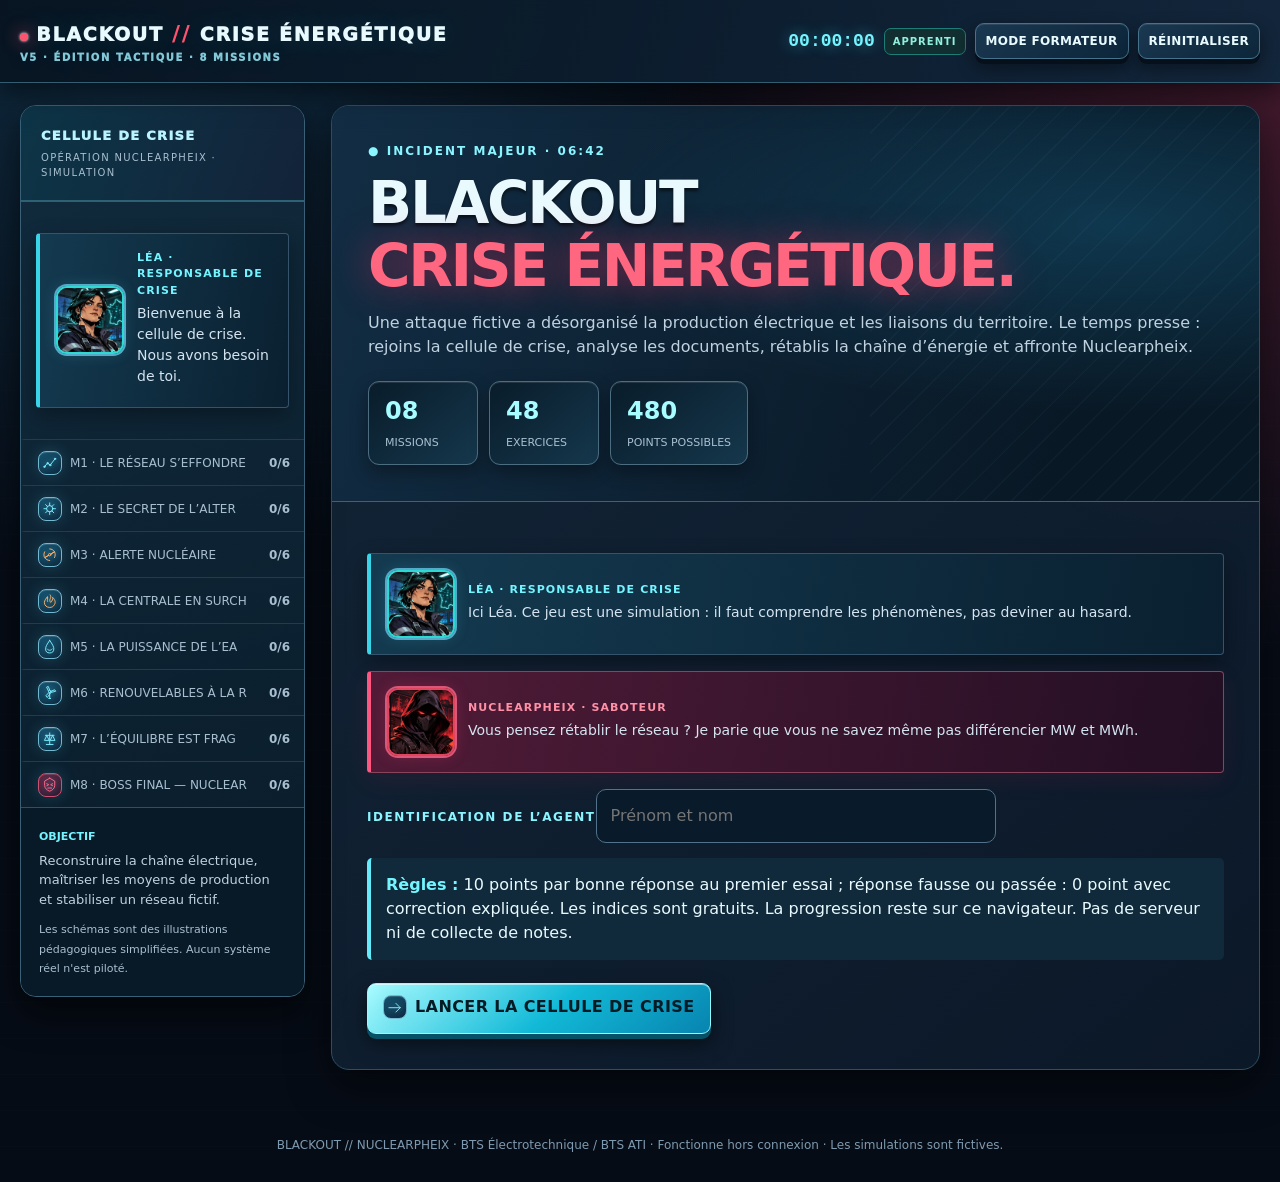
<file: crise-energetique/index.html>
<!doctype html><html lang="fr"><head><meta charset="utf-8"><meta name="viewport" content="width=device-width,initial-scale=1"><meta name="theme-color" content="#081220"><title>BLACKOUT — CRISE ÉNERGÉTIQUE</title><style>:root{--bg:#070d18;--p:#101d2f;--p2:#14273b;--line:#2b4760;--txt:#eaf4ff;--mut:#a8bfd0;--cyan:#4fe0f2;--red:#fb6879;--green:#71dfab;--yellow:#ffca73}*{box-sizing:border-box}body{margin:0;font:16px/1.5 system-ui,-apple-system,Segoe UI,Arial,sans-serif;background:radial-gradient(ellipse at 85% 0,#173e57 0,transparent 46%),var(--bg);color:var(--txt)}button,input{font:inherit}button{background:#19334a;border:1px solid #476780;color:var(--txt);padding:11px 15px;border-radius:10px;font-weight:740;cursor:pointer;transition:background .16s,transform .16s}button:hover:not(:disabled){background:#2a5269;transform:translateY(-1px)}button:disabled{opacity:.4;cursor:not-allowed;transform:none}button:focus-visible,input:focus-visible{outline:3px solid var(--cyan);outline-offset:3px}.primary{background:linear-gradient(130deg,#00b0c8,#78eaff);border:0;color:#051721}.primary:hover:not(:disabled){background:#8cf3fc}.danger{background:#522538;border-color:#994d64}.thin{padding:8px 10px;font-size:12px}.top{display:flex;justify-content:space-between;align-items:center;gap:15px;flex-wrap:wrap;padding:15px max(20px,calc((100vw - 1420px)/2));border-bottom:1px solid var(--line);background:#091626bb;position:sticky;top:0;z-index:3;backdrop-filter:blur(12px)}.brand{font-weight:950;letter-spacing:.07em;font-size:19px}.brand b{color:var(--red)}.brand small{font-size:10px;display:block;letter-spacing:.16em;color:var(--mut)}.controls{display:flex;gap:9px;align-items:center;flex-wrap:wrap}.timer{color:var(--cyan);font-weight:900;font-variant-numeric:tabular-nums}.tag{font-size:10px;padding:5px 8px;border:1px solid #4a6b83;border-radius:7px;letter-spacing:.1em}.live{display:inline-block;width:10px;height:10px;border-radius:50%;background:var(--red);box-shadow:0 0 14px var(--red);animation:blink 1.8s infinite}@keyframes blink{50%{opacity:.3}}.shell{display:grid;grid-template-columns:285px minmax(0,1fr);gap:22px;max-width:1420px;margin:22px auto;padding:0 20px;min-height:77vh}aside{border:1px solid var(--line);border-radius:16px;background:#0d1b2b;align-self:start;position:sticky;top:93px;overflow:hidden}.side-title{padding:20px;border-bottom:1px solid var(--line);font-weight:950;letter-spacing:.1em;font-size:12px}.side-title small{display:block;color:var(--mut);font-weight:500;font-size:10px;margin-top:4px}#avatar{padding:15px}.side-note{border-top:1px solid var(--line);padding:18px;font-size:13px;color:var(--mut)}.side-note b{color:var(--cyan);font-size:11px}.side-note p{margin:5px 0 10px}.side-note span{font-size:11px}.side-card{padding:10px 14px;border:1px solid #35546c;border-radius:12px;background:#0a1a2a;margin-bottom:10px}.speaker{font-size:10px;text-transform:uppercase;letter-spacing:.12em;color:var(--cyan);font-weight:900}.portrait{width:58px;height:58px;flex:none}.portrait svg{display:block;width:100%;height:100%;border-radius:10px}.dialogrow{display:flex;align-items:center;gap:12px}.dialogrow p{font-size:13px;margin:3px 0;color:#d8e8f6}.dangerline .speaker{color:#ff8898}.progressrow{padding:8px 14px;border-top:1px solid #233b50;display:flex;justify-content:space-between;align-items:center;gap:8px;font-size:12px;color:var(--mut)}.progressrow.active{color:var(--cyan);background:#103147}.progressrow.done{color:var(--green)}.progressrow button{padding:5px 8px;font-size:11px}.bar{height:9px;border-radius:15px;background:#071627;overflow:hidden;margin-top:7px}.bar i{display:block;height:100%;background:linear-gradient(90deg,#00a6ba,#76efff);transition:width .2s}.pad{padding:clamp(18px,3vw,35px)}.panel{background:linear-gradient(140deg,#14283aee,#0c1929f5);border:1px solid var(--line);border-radius:18px;overflow:hidden;margin-bottom:16px}.hero{padding:36px;background:linear-gradient(105deg,#0d2239e8,#0c1723c9),radial-gradient(circle at 75% 35%,#226381,#091929 70%);border-bottom:1px solid var(--line)}.eyebrow{color:var(--cyan);font-size:12px;text-transform:uppercase;letter-spacing:.17em;font-weight:900}h1{font-size:clamp(32px,5vw,58px);line-height:1.08;letter-spacing:-.04em;margin:12px 0 14px}h2{font-size:clamp(24px,3vw,34px);line-height:1.2;margin:10px 0 16px}h3{font-size:19px;margin:5px 0 9px}p{color:#c0d2e0;margin:9px 0 15px}.red{color:var(--red)}.muted{color:var(--mut)}.small{font-size:13px}.tiny{font-size:11px}.statrow{display:flex;gap:11px;flex-wrap:wrap;margin-top:22px}.stat{border:1px solid #3a566b;border-radius:11px;background:#091b2ab5;padding:11px 16px;min-width:110px}.stat strong{display:block;color:white;font-size:24px}.stat span{font-size:11px;color:var(--mut)}.missiongrid{display:grid;grid-template-columns:repeat(auto-fit,minmax(245px,1fr));gap:12px;margin:22px 0}.missioncard{background:#0e2436;border:1px solid #34556b;padding:19px;border-radius:14px;text-align:left;display:block;width:100%;min-height:177px}.missioncard.locked{opacity:.64}.missioncard strong{font-size:17px;display:block;margin:9px 0}.missioncard p{font-size:12px;min-height:38px}.missioncard .num{color:var(--cyan);font-weight:950;letter-spacing:.15em;font-size:12px}.actions{display:flex;flex-wrap:wrap;gap:10px;margin-top:23px}.choices{display:grid;gap:10px;margin:20px 0}.choice{display:flex;align-items:center;gap:13px;width:100%;text-align:left;min-height:61px;background:#0c2134;border:1px solid #3a5972}.choice.sel{border-color:var(--cyan);background:#154054}.choice .letter{display:flex;width:32px;height:32px;flex:none;align-items:center;justify-content:center;border:1px solid #547b96;border-radius:9px;font-size:13px}.feedback{padding:18px;border-radius:13px;border:1px solid #477b78;margin-top:17px;background:#11372e}.feedback.bad{background:#35212d;border-color:#97536a}.feedback.skipped{background:#2a2d35;border-color:#7e7e84}.feedback h3{margin-top:0}.tip{border-left:3px solid var(--cyan);background:#091b2e;border-radius:5px;padding:15px;margin:15px 0}.tip strong{color:var(--cyan)}.dialog{display:flex;gap:13px;align-items:flex-start;margin:16px 0;padding:13px;border:1px solid #35536b;border-radius:11px;background:#0b2032}.dialog.ombre{border-color:#87445b;background:#301928}.dialog p{margin:4px 0;color:#d5e4f1;font-size:14px}.dialog.ombre .speaker{color:#ff8fa0}.visual{padding:15px;background:#081b2b;border:1px solid #385770;border-radius:13px;margin:18px 0;overflow:hidden}.visual svg{width:100%;max-height:290px;display:block}.visual svg text{font-family:system-ui,Arial,sans-serif;font-size:12px;fill:#eaf4ff;font-weight:650}.visual .box{fill:#143147;stroke:#5da5c2;stroke-width:2}.visual .line{stroke:#50d8ed;stroke-width:3;fill:none;stroke-linecap:round}.visual .hot{stroke:#ffbd6a;stroke-width:3;fill:none}.visual .flow{stroke-dasharray:12 7;animation:flow 2s linear infinite}@keyframes flow{to{stroke-dashoffset:-38}}.multibar{display:flex;gap:3px;margin:11px 0}.multibar i{height:7px;flex:1;background:#273a4c;border-radius:5px}.multibar .done{background:var(--green)}.multibar .now{background:var(--cyan)}.sequence{display:flex;flex-wrap:wrap;gap:7px;margin:10px 0}.token{padding:8px 11px;background:#174758;border:1px solid #59a8be;border-radius:8px;font-size:13px}.input{background:#091a2b;border:1px solid #52718a;color:white;padding:14px;border-radius:10px;width:100%;max-width:400px}.selectlabel{color:#a8c0d1;font-size:12px}.mission-end{font-size:45px;color:var(--cyan);font-weight:950}.sectionhead{margin:0 0 12px;color:var(--cyan);font-weight:900;letter-spacing:.13em;font-size:12px}.row{display:flex;justify-content:space-between;gap:10px;align-items:center;border-bottom:1px solid #284359;padding:13px 0;font-size:14px}.row small{color:var(--mut)}.badge{font-size:11px;border:1px solid #52748b;padding:4px 8px;border-radius:7px;color:var(--mut)}.badge.ok{color:var(--green);border-color:#4d907b}.badge.no{color:var(--red);border-color:#97516b}.ico{display:inline-flex;align-items:center;justify-content:center;width:36px;height:36px;border-radius:12px;background:linear-gradient(145deg,#0d2334,#1d4760);border:1px solid #4d7a96;box-shadow:inset 0 1px 0 rgba(255,255,255,.08),0 8px 18px rgba(0,0,0,.25);vertical-align:middle}.ico.small{width:24px;height:24px;border-radius:8px}.ico svg{width:72%;height:72%;display:block}.ico.small svg{width:70%;height:70%}.ico.grid,.ico.alternator,.ico.hydro,.ico.renew,.ico.balance,.ico.report,.ico.hint,.ico.form,.ico.mission,.ico.next{color:#7beeff}.ico.nuclear,.ico.thermal,.ico.boss,.ico.skip{color:#ffb26a}.missionline{display:flex;align-items:center;gap:10px;margin-bottom:8px}.actionico{display:inline-flex;align-items:center;gap:8px}.report{background:#f8fbff;color:#14293c;border-radius:13px;padding:32px}.report p{color:#2e4354}.report h2,.report h3{color:#173d55}.report .row{border-color:#c6d3df}.report .badge{color:#284457}.report .tip{background:#e7f2f6;color:#1c3f53}.report .tip strong{color:#104b62}footer{text-align:center;padding:28px;color:#7e9ab0;font-size:12px}.teacherwarn{background:#342a1e;border:1px solid #a27f4d;padding:12px;border-radius:10px;color:#ffd89d;font-size:13px;margin:12px 0}@media(max-width:900px){.shell{grid-template-columns:1fr}.top{position:relative;padding:12px 18px}aside{position:static;order:2}.brand{font-size:15px}.controls{gap:6px}.hero{padding:26px}}@media(prefers-reduced-motion:reduce){*,*:before,*:after{animation:none!important;scroll-behavior:auto!important}}@media print{body{background:white;color:black}.top,aside,footer,.noprint{display:none!important}.shell{display:block;padding:0;margin:0}.panel{border:0;background:white}.pad{padding:0}.report{padding:0}.row{break-inside:avoid}.report p{color:black}}

/* V3 : assets authentiques issus du cours, portraits de style enquête industrielle */
.portrait{width:76px;height:88px;display:block;flex:none;border:2px solid #446779;border-radius:9px;overflow:hidden;box-shadow:0 8px 24px #0008}
.portrait img{width:100%;height:100%;object-fit:cover;object-position:center 15%;display:block}
.dialog.ombre .portrait{border-color:#e1445f;box-shadow:0 0 22px #e1445f40}
.dialog.lea .portrait{border-color:#2ddad3}.dialog.marc .portrait{border-color:#e7a052}
.dialog{align-items:center;border-radius:4px;border-left:4px solid #30cbd4;box-shadow:0 10px 24px #0005}
.dialog.marc{border-left-color:#e2a55d}.dialog.ombre{border-left-color:#f65c73}
.course-illustration{display:flex;align-items:center;justify-content:center;flex-direction:column;background:#eaf1f5;border-radius:8px;padding:12px;min-height:140px}
.course-illustration img{max-width:100%;max-height:370px;object-fit:contain;display:block;border-radius:4px}
.source-caption{font-size:11px;color:#42556a;margin-top:8px;line-height:1.4;text-align:center}
.schema-collapse{margin-top:12px;color:#b7dfef}.schema-collapse summary{cursor:pointer;padding:11px;font-size:13px;color:#63e8ef;border:1px solid #3e6575;background:#102b40;border-radius:7px}.schema-collapse svg{margin-top:14px}
@media(max-width:620px){.portrait{width:62px;height:72px}.course-illustration img{max-height:270px}.dialog p{font-size:13px}}

/* BLACKOUT V5 — game art direction / custom control surfaces */
:root{--cyan:#73f4ff;--red:#ff526e;--green:#71efb4;--yellow:#f8c477;--line:#2b5066;--txt:#e9faff}
body{background:radial-gradient(ellipse at 10% -10%,#12334b 0,transparent 38%),radial-gradient(ellipse at 100% 9%,#40192c 0,transparent 36%),repeating-linear-gradient(0deg,transparent 0,transparent 35px,#ffffff04 36px),#060c16}
body:before{content:"";position:fixed;inset:0;pointer-events:none;background:linear-gradient(90deg,transparent 97%,#6de9f806 97%);background-size:48px 48px;opacity:.25;z-index:-1}
.top{background:linear-gradient(110deg,#081421f5,#11273cf5);box-shadow:0 9px 25px #0008;border-bottom:1px solid #335e71;padding-top:17px;padding-bottom:17px}
.brand{font-weight:1000;letter-spacing:.09em;text-shadow:0 0 28px #3feeff33}.brand b{font-size:22px}.brand small{color:#82c9d8}
.live{width:8px;height:8px;box-shadow:0 0 3px #fff,0 0 17px #ff4f6a}
.tag{color:#92efdf;background:#112f30;border-color:#1f7d77;font-weight:900}
.timer{font-family:Consolas,monospace;font-size:18px;text-shadow:0 0 15px #58edfa70}
button{border-radius:9px;position:relative;overflow:hidden;font-weight:850;letter-spacing:.025em;text-transform:uppercase;background:linear-gradient(145deg,#1a3851,#0c2539);border:1px solid #47728c;box-shadow:inset 0 1px #ffffff17,0 5px 0 #05101b,0 8px 18px #0007;transition:transform .14s,box-shadow .14s,background .14s,border-color .14s}
button:enabled:hover{transform:translateY(-2px);border-color:#8de5ed;box-shadow:inset 0 1px #ffffff33,0 7px 0 #05101b,0 0 18px #40ddea33}
button:enabled:active{transform:translateY(3px);box-shadow:0 1px 0 #05101b}
button.primary{background:linear-gradient(140deg,#aafcff,#12b9d7 54%,#0784b0);color:#031b24;border:1px solid #91faff;text-shadow:none;box-shadow:inset 0 1px #fff8,0 5px 0 #075167,0 9px 20px #0008}
button.primary:hover:not(:disabled){background:linear-gradient(140deg,#d8ffff,#4fdcf6 54%,#1e9cc9);box-shadow:inset 0 1px #fff,0 7px 0 #075167,0 0 24px #35eafd77}
button.danger{background:linear-gradient(135deg,#4f2035,#301827);border-color:#ad526d}
button:disabled{opacity:.42;filter:grayscale(.7)}
.hero{position:relative;isolation:isolate;overflow:hidden;background:radial-gradient(ellipse at 85% 30%,#124763aa,transparent 48%),linear-gradient(110deg,#122d44,#091825 80%);border-bottom:1px solid #416078}
.hero:after{content:"";position:absolute;right:0;top:0;width:42%;height:100%;background:repeating-linear-gradient(135deg,transparent 0 18px,#84dcee09 19px 20px);pointer-events:none;z-index:-1}
.hero h1,.hero h2{text-shadow:0 3px 3px #0008}
.eyebrow,.sectionhead{color:#8af4ff}
.hero .red{color:#ff6680;text-shadow:0 0 35px #ff2f6280}
.boss-hero{background:radial-gradient(circle at 80% 40%,#8a183f66,transparent 50%),linear-gradient(115deg,#281525,#090d19)}
.boss-hero .eyebrow{color:#ff9ab0}.boss-hero:after{background:repeating-linear-gradient(135deg,transparent 0 15px,#fb4f7515 16px 17px)}
.panel{box-shadow:0 15px 40px #0008}
.shell{gap:26px}
aside{box-shadow:0 16px 35px #0009;border-color:#396076;background:linear-gradient(160deg,#112b3d,#091b29)}
.side-title{background:linear-gradient(110deg,#0d3547,#132339);color:#baf5ff;font-size:13px;border-bottom:2px solid #2d6275}
.side-note{background:#081927;border-top:1px solid #24536d}
.progressrow{min-height:46px;transition:background .15s;border-left:3px solid transparent}
.progressrow.active{background:#0c3e51;border-left-color:#63f7ff;box-shadow:inset 0 0 22px #23dce91c}
.progressrow.done{border-left-color:#5cce9a}
.progressrow .missionline{margin:0;gap:8px;min-width:0}.progressrow .missionline span:last-child{overflow:hidden;text-overflow:ellipsis;white-space:nowrap}
.progressrow .ico{flex:none}
.stat{background:linear-gradient(140deg,#091c2a,#15374c);border-color:#4c6d80;box-shadow:inset 0 1px #ffffff19,0 7px 18px #0005}
.stat strong{color:#a6fcff;font-variant-numeric:tabular-nums}
.missiongrid{gap:16px}.missioncard{position:relative;isolation:isolate;background:linear-gradient(145deg,#13364a,#0d2335 65%,#0a1c2c);border:1px solid #3b718c;border-top:3px solid #48b9d7;box-shadow:inset 0 0 0 1px #ffffff05,0 10px 22px #0006;min-height:202px;padding:20px}
.missioncard:after{content:"";position:absolute;right:8px;bottom:7px;width:80px;height:80px;background:linear-gradient(135deg,#62ddff20,transparent 70%);clip-path:polygon(100% 0,100% 100%,0 100%);z-index:-1}
.missioncard:disabled{opacity:.57}.missioncard strong{font-size:17px;line-height:1.26;letter-spacing:.025em}.missioncard p{line-height:1.45}
.missioncard .num{letter-spacing:.08em;font-size:11px}.missioncard .ico{height:44px;width:44px;border-radius:11px;box-shadow:inset 0 1px #ffffff33,0 0 17px #4de1ff25}
.missioncard.boss-card{border-color:#b14462;border-top-color:#ff5675;background:linear-gradient(145deg,#3a1c31,#22172b 65%,#11101d)}
.missioncard.boss-card .num{color:#ffa0b5}.missioncard.boss-card .ico{background:linear-gradient(145deg,#581e36,#2d182a);border-color:#d55271;box-shadow:0 0 25px #ff426a44;color:#ff6c8a}
.choices{gap:13px}.choice{border-left:4px solid #2a6b89;min-height:69px;background:linear-gradient(100deg,#122f43,#0c2134);font-size:15px}
.choice:hover:not(:disabled){border-left-color:#75f7ff}.choice.sel{background:linear-gradient(100deg,#15516a,#144050);border-left-color:#86ffff}
.choice .letter{background:#082233;border:1px solid #69a2c0;color:#93effc;box-shadow:0 0 12px #3ed8e426}
.dialog{background:linear-gradient(100deg,#143a50,#0a2030);border-left:4px solid #3ad4e9;padding:16px;box-shadow:0 8px 22px #0005}
.dialog.ombre{background:linear-gradient(100deg,#511b37,#220f24);border-left:4px solid #ff567f;box-shadow:0 7px 23px #ca20451b}
.dialog .speaker{font-size:11px;letter-spacing:.1em}.dialog.ombre .speaker{color:#ff91a7}
.portrait{width:68px;height:68px;box-shadow:0 0 0 2px #55aaca,0 0 15px #51d7e633;border-radius:11px;overflow:hidden}.dialog.ombre .portrait{box-shadow:0 0 0 2px #d95779,0 0 15px #ff3c6d40}
.ico{border-radius:10px;transform:rotate(-3deg);background:linear-gradient(150deg,#155371,#0d2b40);border-color:#71b8d0;box-shadow:inset 0 1px #fff2,0 0 15px #58cfe533;color:#bafaff}
.ico svg{filter:drop-shadow(0 0 3px #69eaff70)}.ico.small{transform:rotate(0deg);flex:none}
.ico.boss{color:#ff6a8d;border-color:#ce5070;background:linear-gradient(145deg,#652543,#2a1b32)}
.tip{border-left-width:4px;border-color:#64eafa;background:#102a3b}
.feedback{border-top:3px solid #67dfbe}.feedback.bad{border-top-color:#ff577b}.feedback.skipped{border-top-color:#ebc07c}
.visual{border-color:#477d96;box-shadow:inset 0 0 25px #0005}.visual img{max-width:100%;height:auto;border-radius:6px}
.bar{box-shadow:inset 0 2px 4px #0009}.bar i{box-shadow:0 0 12px #4fe6fa}
@media(max-width:640px){.top{gap:8px}.brand{font-size:14px}.controls{justify-content:flex-start}.missiongrid{grid-template-columns:1fr}.missioncard{min-height:160px}.hero{padding:22px}.pad{padding:18px}.dialog{padding:10px}.portrait{width:52px;height:52px}}
@media print{body:before{display:none}.report,.report *{color:#18354b!important;text-shadow:none!important;box-shadow:none!important}}
</style></head><body>
<header class="top"><div class="brand"><span class="live"></span> BLACKOUT <b>//</b> CRISE ÉNERGÉTIQUE <small>V5 · ÉDITION TACTIQUE · 8 MISSIONS</small></div><div class="controls"><span id="timer" class="timer">00:00:00</span><span id="role" class="tag">APPRENTI</span><button id="teacher" class="thin">MODE FORMATEUR</button><button id="reset" class="thin">RÉINITIALISER</button></div></header>
<div class="shell"><aside><div class="side-title">CELLULE DE CRISE <small>OPÉRATION NUCLEARPHEIX · SIMULATION</small></div><div id="avatar"></div><div id="sideprogress"></div><div class="side-note"><b>OBJECTIF</b><p>Reconstruire la chaîne électrique, maîtriser les moyens de production et stabiliser un réseau fictif.</p><span>Les schémas sont des illustrations pédagogiques simplifiées. Aucun système réel n'est piloté.</span></div></aside><main id="main" aria-live="polite"></main></div><footer>BLACKOUT // NUCLEARPHEIX · BTS Électrotechnique / BTS ATI · Fonctionne hors connexion · Les simulations sont fictives.</footer>
<script>const COURSE_IMAGES={"network":"[data-uri]","alternator":"[data-uri]","nuclear":"[data-uri]","thermal":"[data-uri]","hydro":"[data-uri]","renewables":"[data-uri]","dispatch":"[data-uri]","boss":"[data-uri]","energy":"[data-uri]","lea":"[data-uri]","marc":"[data-uri]","ombre":"[data-uri]"};
const COURSE_PAGES={"network": 8, "alternator": 10, "nuclear": 14, "thermal": 19, "hydro": 26, "renewables": 27, "dispatch": 36, "boss": 11, "energy": 29};
(()=>{'use strict';
const $=id=>document.getElementById(id),esc=v=>String(v??'').replace(/[&<>"']/g,c=>({'&':'&amp;','<':'&lt;','>':'&gt;','"':'&quot;',"'":'&#39;'}[c]));
const questions=[];const Q=(m,kind,title,prompt,opts,answer,why,hint,ref,visual)=>questions.push({m,kind,title,prompt,opts,answer,why,hint,ref,visual:visual??m});
const ico=(name,small=false)=>{
 const shapes={
 grid:'<path d="M10 49L23 34l11 8 20-26"/><circle cx="10" cy="49" r="3"/><circle cx="23" cy="34" r="3"/><circle cx="34" cy="42" r="3"/><circle cx="54" cy="16" r="3"/>',
 alternator:'<circle cx="32" cy="32" r="13"/><path d="M32 8v11M32 45v11M8 32h11M45 32h11M15 15l8 8m18 18 8 8M15 49l8-8m18-18 8-8"/>',
 nuclear:'<circle cx="32" cy="32" r="5"/><path d="M32 8c9 0 16 5 20 12L37 29M11 20c-4 7-4 17 0 24l16-9m5 21c-9 0-16-5-20-12l15-9m25 9c4-7 4-17 0-24l-15 9"/>',
 thermal:'<path d="M34 8C44 21 25 26 36 39c7-6 10-15 8-21 13 13 12 23 8 30-4 8-11 12-20 12-12 0-22-8-22-20 0-10 8-18 13-25 2 9-3 14 0 20"/>',
 hydro:'<path d="M32 6C20 23 15 32 15 41a17 17 0 0 0 34 0C49 32 44 23 32 6Z"/><path d="M22 42c5 6 13 8 20 0"/>',
 renew:'<circle cx="32" cy="27" r="5"/><path d="M32 32v24M28 56h8M32 21 26 6 19 9 27 25M37 26l16-6 4 6-20 5M29 31 16 45l6 7 13-18"/>',
 balance:'<path d="M32 8v48M14 18h36M20 19 10 39h20L20 19ZM44 19 34 39h20L44 19ZM18 56h28"/>',
 boss:'<path d="M32 5 53 17v18c0 11-9 20-21 24C20 55 11 46 11 35V17L32 5Z"/><path d="M20 28 28 32l-8 4M44 28 36 32l8 4M24 46h16"/>',
 report:'<path d="M17 7h24l9 10v40H17V7Z"/><path d="M41 7v11h9M24 29h20M24 39h20M24 49h13"/>',
 skip:'<path d="m14 15 22 17-22 17V15ZM47 15v34"/>',
 hint:'<path d="M23 45c0-8-9-11-9-22a18 18 0 0 1 36 0c0 11-9 14-9 22H23ZM24 51h16M27 58h10"/>',
 form:'<path d="M12 13h40v42H12V13ZM21 8v10M43 8v10M21 29h22M21 40h15"/>',
 mission:'<path d="M8 32h47M37 14l18 18-18 18"/>',
 next:'<path d="m15 12 20 20-20 20M45 12v40"/>'
 };
 const nameSafe=Object.prototype.hasOwnProperty.call(shapes,name)?name:'grid';
 return `<span class="ico ${nameSafe}${small?' small':''}" aria-hidden="true"><svg viewBox="0 0 64 64" fill="none" stroke="currentColor" stroke-width="4" stroke-linecap="round" stroke-linejoin="round">${shapes[nameSafe]}</svg></span>`;
};
const missions=[
 ['LE RÉSEAU S’EFFONDRE','Reconstituer la chaîne électrique, comprendre tension, puissance et transport.','grid'],
 ['LE SECRET DE L’ALTERNATEUR','Comprendre rotor, stator et conversion électromécanique.','alternator'],
 ['ALERTE NUCLÉAIRE','Analyser une centrale REP et la séparation des circuits.','nuclear'],
 ['LA CENTRALE EN SURCHAUFFE','Comprendre la thermique à flamme et ses conséquences.','thermal'],
 ['LA PUISSANCE DE L’EAU','Étudier les turbines, barrages, STEP et rendement.','hydro'],
 ['RENOUVELABLES À LA RESCOUSSE','Identifier les filières et leurs contraintes techniques.','renew'],
 ['L’ÉQUILIBRE EST FRAGILE','Raisonner sur puissance, énergie, intermittence et pilotage.','balance'],
 ['BOSS FINAL — NUCLEARPHEIX','Déjouer la dernière attaque de Nuclearpheix et restaurer un réseau fictif.','boss']
];
// kind : single, multi, order, numeric ; all answers are keyed to indices, never text.
Q(0,'order','Remettre le réseau en service','Sélectionne les blocs dans l’ordre entre la centrale et les usagers.',['Distribution BT/HTA','Transport HT/THT','Production','Répartition régionale'],[2,1,3,0],'La centrale produit l’énergie électrique. Le transport HT/THT déplace de fortes puissances ; la répartition alimente les zones ; la distribution dessert les utilisateurs.','Commence par le lieu où l’électricité est fabriquée.','Cours : structure du réseau, p. 8','network');
Q(0,'single','Pourquoi transporter en haute tension ?','Quelle justification physique est correcte ?',['Augmenter la fréquence','Réduire l’intensité et les pertes Joule, pour une puissance donnée','Produire plus de kWh sans énergie primaire','Supprimer tous les transformateurs'],1,'Pour une puissance donnée, augmenter la tension permet de diminuer l’intensité. Les pertes par effet Joule varient en I²R : elles sont donc réduites.','Pertes = R × I².','Cours : transport du réseau, p. 7–8','network');
Q(0,'multi','Identifier les maillons','Quels éléments appartiennent à la chaîne de fourniture d’électricité ?',['Alternateur','Transformateur','Réseau de distribution','Moteur diesel de la voiture personnelle'],[0,1,2],'Alternateur et transformateur interviennent dans beaucoup de filières, puis le réseau distribue l’énergie. Une voiture thermique ne constitue pas un maillon normal de la fourniture réseau.','Pense au trajet entre la centrale et la prise.','Cours : p. 8–11','network');
Q(0,'numeric','Combien d’énergie a été produite ?','Une unité fournit 250 MW pendant 2 heures à puissance constante. Calcule l’énergie produite en MWh.',[],500,'E = P × t = 250 MW × 2 h = 500 MWh. Attention : MW est une puissance et MWh une énergie.','Multiplie la puissance en MW par la durée en heures.','Application : E = P × t','power');
Q(0,'single','Un transformateur en panne','Le transformateur élévateur de sortie de centrale tombe en panne. Quelle est la conséquence attendue ?',['La fréquence passe à 100 Hz','Le transport de la puissance de cette unité vers le réseau est perturbé','L’alternateur devient une batterie','Le soleil cesse de produire'],1,'Le transformateur adapte la tension de production au réseau de transport. Sa défaillance empêche ou perturbe l’évacuation de l’énergie de l’unité concernée.','Quelle fonction joue un transformateur entre l’alternateur et le réseau ?','Cours : p. 14','network');
Q(0,'single','Filon ou foutaise ?','« Avec de la THT, les pertes électriques sont strictement nulles. »',['Filon : oui','Foutaise : non'],1,'La haute tension réduit les pertes mais ne les annule pas : les conducteurs conservent une résistance et d’autres pertes existent.','Réduire n’est pas supprimer.','Physique : pertes de transport','network');
Q(1,'single','Rotor ou stator ?','Quelle partie de l’alternateur est normalement mobile ?',['Le stator','Le rotor','Le transformateur','Le neutre'],1,'Le rotor tourne ; le stator est fixe. La variation du flux magnétique dans les enroulements du stator induit une tension alternative.','Rotor rappelle rotation.','Cours : alternateur, p. 10','alternator');
Q(1,'order','Chaîne de conversion','Reconstitue la chaîne d’une éolienne classique à alternateur.',['Énergie électrique','Rotation de l’arbre','Énergie cinétique du vent','Rotation des pales'],[2,3,1,0],'Le vent fait tourner les pales, l’arbre transmet le mouvement, puis l’alternateur transforme l’énergie mécanique en énergie électrique.','Commence par l’énergie primaire.','Cours : p. 10–11','alternator');
Q(1,'single','Trois phases','Pourquoi parle-t-on de tensions triphasées dans un alternateur triphasé ?',['Trois tensions déphasées de 120° électriques','Trois courants continus identiques','Trois tensions forcément égales à 400 kV','Trois rotors distincts obligatoires'],0,'Les enroulements triphasés sont disposés pour générer trois tensions alternatives décalées de 120° électriques dans un système équilibré.','Un tour électrique représente 360°.','Cours : alternateur, p. 10','alternator');
Q(1,'numeric','Puissance et énergie','Un alternateur délivre 1,5 MW pendant 4 h. Quelle énergie en MWh ?',[],6,'1,5 MW × 4 h = 6 MWh. La puissance est le débit instantané d’énergie.','E = P × t.','Application : énergie électrique','power');
Q(1,'multi','Diagnostic alternateur','Quelles affirmations sont exactes ?',['L’alternateur reçoit une énergie mécanique','Le stator comporte des enroulements fixes','Un panneau photovoltaïque a besoin d’un alternateur tournant','La fréquence dépend notamment de la vitesse et du nombre de pôles'],[0,1,3],'L’alternateur utilise une rotation et des bobinages fixes. La fréquence dépend de la vitesse synchrone et du nombre de pôles. Le photovoltaïque produit directement du courant électrique sans alternateur tournant.','Distingue production électromécanique et effet photovoltaïque.','Cours : p. 10, 29','alternator');
Q(1,'single','Turbine arrêtée','La turbine qui entraîne l’alternateur s’arrête. Que se passe-t-il en régime normal ?',['La production électrique mécanique de cette unité cesse','La tension augmente sans limite','L’alternateur stocke 24 h d’énergie','Le réseau perd automatiquement toute son électricité'],0,'Sans énergie mécanique motrice, l’alternateur ne peut continuer à fournir sa puissance électrique nominale. La conduite prévoit des sécurités et des protections.','Quelle énergie entre dans l’alternateur ?','Cours : p. 11','alternator');
Q(2,'single','La chaleur vient d’où ?','Dans une centrale nucléaire REP, quelle transformation fournit la chaleur initiale ?',['La combustion du charbon','La fission de noyaux lourds','La lumière solaire','Le frottement d’un barrage'],1,'La fission du combustible nucléaire libère de la chaleur, transférée via le circuit primaire vers le générateur de vapeur.','REP = réacteur à eau pressurisée.','Cours : nucléaire, p. 13–15','nuclear');
Q(2,'order','Les étapes d’une centrale REP','Reconstitue la chaîne simplifiée de production.',['Alternateur','Turbine','Fission et chaleur du primaire','Vapeur du secondaire'],[2,3,1,0],'La fission chauffe l’eau du primaire ; la chaleur passe au secondaire via le générateur de vapeur ; la vapeur entraîne la turbine, couplée à l’alternateur.','Le générateur de vapeur se situe entre circuits primaire et secondaire.','Cours : p. 14–15','nuclear');
Q(2,'multi','Deux circuits différents','Sélectionne les affirmations justes pour une centrale REP.',['Le primaire et le secondaire sont séparés','Le générateur de vapeur transfère de la chaleur','La vapeur turbine vient directement du cœur sans séparation','Les barres de contrôle participent au contrôle de la réaction'],[0,1,3],'Dans un REP, les circuits primaire et secondaire sont physiquement séparés ; le générateur de vapeur échange la chaleur. Les barres de contrôle ajustent la réaction de fission.','Le générateur de vapeur n’est pas un tuyau qui mélange les circuits.','Cours : p. 13–15','nuclear');
Q(2,'single','Fonction du condenseur','À quoi sert le condenseur sur le circuit vapeur ?',['Élever la tension','Reconvertir la vapeur en eau pour le cycle','Créer la fission','Injecter du gaz naturel'],1,'Le condenseur refroidit la vapeur en sortie de turbine et la transforme en eau, qui peut être réinjectée dans le cycle secondaire.','Pense au passage de l’état gazeux à l’état liquide.','Cours : p. 14','nuclear');
Q(2,'numeric','Quatre unités de production','Un site fictif comporte 4 unités de 900 MW. Quelle puissance totale installée en MW ?',[],3600,'4 × 900 MW = 3 600 MW. Il s’agit d’une puissance installée théorique, pas d’une production garantie à chaque instant.','Additionne les puissances des tranches.','Application : puissance installée','power');
Q(2,'single','Décrypter le panache','Le panache blanc visible au-dessus d’une tour de refroidissement est principalement :',['De la vapeur d’eau condensée en fines gouttelettes','Une fumée de charbon','Une émission radioactive systématique','Du dioxyde de carbone solide'],0,'Le panache blanc provient surtout de la condensation de vapeur d’eau issue du refroidissement. Sa présence ne signifie pas à elle seule une contamination radioactive.','Blanc n’est pas synonyme de fumée de combustion.','Cours : tour aéroréfrigérante, p. 14','nuclear');
Q(3,'single','Le bon combustible','Une centrale thermique à flamme classique peut utiliser :',['Le gaz naturel','Uniquement l’uranium','Uniquement le vent','La marée sans combustible'],0,'Les centrales thermiques à flamme brûlent notamment du gaz, du fioul ou du charbon pour libérer de la chaleur.','La flamme indique une combustion.','Cours : thermique, p. 17–20','thermal');
Q(3,'order','Du combustible aux électrons','Replace les étapes dans le bon ordre.',['Alternateur','Combustion dans la chaudière','Vapeur sous pression','Turbine entraînée'],[1,2,3,0],'La combustion chauffe un fluide, la vapeur entraîne la turbine puis celle-ci entraîne l’alternateur.','On brûle avant de faire tourner.','Cours : p. 19–20','thermal');
Q(3,'multi','Impacts et contraintes','Quels points sont vrais ?',['La combustion fossile émet généralement du CO₂','Le condenseur peut permettre le retour de l’eau dans le cycle','Le charbon est une source renouvelable à l’échelle humaine','Le gaz nécessite un approvisionnement en combustible'],[0,1,3],'La combustion fossile émet du CO₂ ; l’eau du cycle peut être condensée et réutilisée ; le gaz doit être approvisionné. Le charbon est non renouvelable à l’échelle humaine.','Renouvelable ne signifie pas « très abondant ».','Cours : p. 17–21','thermal');
Q(3,'numeric','Deux turbines en service','Une unité fournit 180 MW et une autre 220 MW. Quelle puissance combinée en MW ?',[],400,'180 + 220 = 400 MW. On additionne les puissances instantanées lorsque les unités fonctionnent en même temps.','Addition de puissances, pas de MWh.','Application : puissances cumulées','power');
Q(3,'single','Panne de chaudière','Le combustible n’arrive plus à la chaudière. Quel effet immédiat est attendu ?',['La fourniture de chaleur diminue','La turbine devient un panneau solaire','Le réseau passe en continu','La fréquence devient 0 Hz partout en France'],0,'Sans apport de combustible, la puissance thermique disponible chute. La conduite de l’unité doit adapter ou interrompre la production.','D’où vient la chaleur ?','Cours : p. 19','thermal');
Q(3,'single','Filon ou foutaise ?','« Toute centrale thermique fonctionne obligatoirement avec du charbon. »',['Filon','Foutaise'],1,'Une centrale thermique convertit de la chaleur : les centrales à flamme peuvent utiliser gaz ou fioul, et le nucléaire relève aussi d’un cycle thermodynamique, sans combustion fossile.','Thermique ≠ charbon.','Cours : nucléaire et thermique','thermal');
Q(4,'single','La turbine hydraulique','Que transforme d’abord la turbine d’une centrale hydraulique ?',['L’énergie de l’eau en énergie mécanique','L’électricité en uranium','La lumière en chaleur','Le courant continu en photons'],0,'Le débit et la hauteur de chute fournissent de l’énergie hydraulique transformée en énergie mécanique par la turbine.','Une turbine doit tourner.','Cours : hydraulique, p. 22–25','hydro');
Q(4,'order','Le barrage produit','Remets la chaîne en ordre.',['Alternateur','Turbine','Eau stockée en hauteur','Conduite forcée'],[2,3,1,0],'L’eau en hauteur possède une énergie potentielle. Elle circule dans la conduite forcée, entraîne une turbine puis l’alternateur.','Commence au réservoir.','Cours : hydraulique, p. 22–25','hydro');
Q(4,'numeric','Puissance d’une installation','On estime P = ρ × g × Q × H × η. Avec ρ=1000 kg/m³, g=10 m/s², Q=5 m³/s, H=20 m, η=0,8 : puissance en kW ?',[],800,'1000 × 10 × 5 × 20 × 0,8 = 800 000 W, soit 800 kW. Le rendement tient compte des pertes.','Divise les watts calculés par 1 000 pour obtenir des kW.','Application : puissance hydraulique','hydro');
Q(4,'multi','Atouts et limites','Quelles affirmations sont correctes ?',['Le débit influence la puissance','La hauteur de chute influence la puissance','Un barrage n’a aucun impact environnemental possible','Une STEP peut utiliser l’électricité pour pomper de l’eau en altitude'],[0,1,3],'La puissance dépend du débit et de la hauteur de chute. Les barrages peuvent modifier les milieux aquatiques. Une STEP pompe l’eau en période favorable et la turbine plus tard.','P ≈ ρgQHη.','Cours : hydraulique, p. 22–25, complément STEP','hydro');
Q(4,'single','À quoi sert une STEP ?','Choisis la bonne définition.',['Station de transfert d’énergie par pompage','Système thermique d’électrons photovoltaïques','Source toujours productrice sans apport d’énergie','Transformateur de sécurité permanent'],0,'Une STEP stocke de l’énergie sous forme d’eau en altitude en consommant de l’électricité pour le pompage, puis en restitue une partie lors du turbinage.','Le P signifie pompage.','Complément pédagogique : stockage hydraulique','hydro');
Q(4,'single','Baisse de débit','À hauteur de chute et rendement égaux, si le débit diminue de moitié, la puissance hydraulique théorique :',['Double','Est divisée par deux','Ne change pas','Devient négative'],1,'Dans P = ρgQHη, P est directement proportionnelle à Q lorsque les autres paramètres restent constants.','Repère le facteur Q dans la formule.','Application : proportionnalité','hydro');
Q(5,'single','Photovoltaïque','Dans un module photovoltaïque, la conversion initiale est :',['Rayonnement solaire vers énergie électrique','Vapeur vers rotation','Combustion vers uranium','Vent vers eau'],0,'L’effet photovoltaïque convertit directement une partie de l’énergie lumineuse en électricité. Aucun alternateur tournant n’est nécessaire dans le panneau.','Photo = lumière.','Cours : solaire, p. 29','renewables');
Q(5,'multi','Reconnaître les filières','Quelles sources sont renouvelables ?',['Vent','Rayonnement solaire','Charbon','Chaleur du sous-sol'],[0,1,3],'Le vent, le soleil et la chaleur géothermique sont des sources renouvelables. Le charbon est un combustible fossile épuisable.','Le charbon se forme sur des temps géologiques.','Cours : renouvelables, p. 21–33','renewables');
Q(5,'single','Production éolienne','Quel facteur influence directement la puissance disponible dans le vent ?',['La vitesse du vent','La couleur du mât','Le nombre de prises dans une maison','La marque du casque de chantier'],0,'La puissance cinétique du vent traversant le rotor dépend notamment du cube de la vitesse du vent, dans un modèle simplifié.','Un vent plus fort contient davantage d’énergie cinétique.','Cours : éolien, p. 27–28','renewables');
Q(5,'numeric','Champ solaire','Une installation photovoltaïque fournit en moyenne 40 kW pendant 5 h. Énergie produite en kWh ?',[],200,'40 kW × 5 h = 200 kWh. Il s’agit d’une moyenne donnée dans l’énoncé, non de la production garantie d’une installation réelle.','E = P × t.','Application : énergie photovoltaïque','power');
Q(5,'multi','Variabilité et pilotage','Quelles affirmations sont correctes ?',['Le PV dépend de l’ensoleillement','L’éolien dépend du vent','Toute énergie renouvelable est constante à toute heure','Le stockage peut aider à déplacer une partie de l’énergie dans le temps'],[0,1,3],'Le solaire et l’éolien sont variables selon la météo. Le stockage et la flexibilité peuvent contribuer à gérer les écarts de production et de consommation.','L’heure et la météo comptent.','Cours : p. 27–33, complément réseau','renewables');
Q(5,'single','Biomasse','Une centrale biomasse peut produire de l’électricité grâce :',['À l’énergie de matière organique utilisée comme combustible','À des neutrons issus d’uranium','À une turbine tournant sans source','À la pression du vide'],0,'La biomasse valorise l’énergie chimique de matières organiques, par combustion ou d’autres procédés. Ses impacts et son bilan environnemental dépendent de la filière.','Pense au bois et aux déchets organiques.','Cours : biomasse, p. 33','renewables');
Q(6,'single','MW ou MWh ?','Quelle unité mesure une quantité d’énergie produite pendant une durée ?',['MW','MWh','kV','Hz'],1,'MW désigne une puissance ; MWh une énergie. On calcule l’énergie par E = P × t si P est constante.','Cherche l’unité comprenant l’heure.','Révision des grandeurs électriques','dispatch');
Q(6,'numeric','Déficit de puissance','La demande fictive est de 900 MW et la production disponible de 730 MW. Quel déficit en MW ?',[],170,'900 − 730 = 170 MW. La cellule de crise doit envisager des moyens de production disponibles, des imports ou une réduction de la demande selon les possibilités.','Demande moins production.','Simulation fictive : bilan de puissance','dispatch');
Q(6,'multi','Stabiliser le réseau','Quelles actions peuvent aider à équilibrer production et consommation ?',['Mobiliser une production pilotable disponible','Activer une flexibilité de consommation','Ignorer systématiquement la demande','Utiliser un stockage capable de restituer de la puissance'],[0,1,3],'Production pilotable, effacement/flexibilité et stockage peuvent contribuer au bilan. La conduite réelle respecte des règles et des contraintes de sûreté complexes.','Il faut agir sur l’offre et/ou sur la demande.','Complément : équilibre du système électrique','dispatch');
Q(6,'single','Le rôle du 50 Hz','En France métropolitaine, la fréquence nominale du réseau alternatif est :',['25 Hz','50 Hz','400 Hz','500 Hz'],1,'La fréquence nominale du réseau synchrone européen est 50 Hz. Les déséquilibres entre production et consommation influencent sa variation autour de cette valeur.','La fréquence est une caractéristique du réseau.','Cours : alternateur, p. 14','dispatch');
Q(6,'numeric','Réserve fictive','Un stockage peut fournir 60 MW pendant 2,5 h. Quelle énergie maximale théorique en MWh ?',[],150,'60 × 2,5 = 150 MWh, dans le cadre des hypothèses de puissance constante et sans autres limitations.','Puissance × temps.','Application : stockage','dispatch');
Q(6,'single','Quelle décision est réaliste ?','À 20 h, le soleil est couché et une centrale photovoltaïque ne produit presque rien. Que faire ?',['Compter sur la production solaire de midi','Étudier des moyens disponibles à cet instant','Déclarer que la consommation disparaît','Augmenter fictivement la puissance nominale des panneaux'],1,'Une décision de conduite doit tenir compte de la disponibilité réelle des ressources et du besoin de l’instant. Les puissances nominales ne garantissent pas la production.','Disponibilité à une heure donnée ≠ capacité installée.','Complément : variabilité de production','dispatch');
Q(7,'order','Réparer le réseau','Le saboteur a mélangé la procédure conceptuelle. Quelle logique technique est cohérente ?',['Distribuer aux usagers','Vérifier les moyens de production','Acheminer par le réseau de transport','Adapter la tension et répartir'],[1,2,3,0],'Une remise en service simplifiée suppose d’abord de disposer de puissance, puis de pouvoir la transporter, adapter et distribuer. En pratique, les procédures de reconstitution d’un réseau sont beaucoup plus complexes et réglementées.','Réutilise la mission 1.','Synthèse : p. 8–11','boss');
Q(7,'multi','Le saboteur ment','Sélectionne TOUTES les affirmations exactes.',['Le PV convertit la lumière en électricité','Une turbine peut entraîner un alternateur','Une centrale nucléaire REP brûle du charbon dans son cœur','La THT peut réduire les pertes de transport'],[0,1,3],'Ces trois principes concernent le photovoltaïque, la conversion électromécanique et le transport. La fission nucléaire n’est pas une combustion de charbon.','Une affirmation mélange deux familles de centrales.','Synthèse : production, réseau','boss');
Q(7,'numeric','Pointe de consommation','Demande fictive : 1 200 MW. Nucléaire disponible : 700 MW. Hydraulique : 180 MW. Éolien : 90 MW. Quel déficit en MW ?',[],230,'Production totale = 700 + 180 + 90 = 970 MW. Déficit = 1 200 − 970 = 230 MW.','Additionne la production avant de la soustraire à la demande.','Simulation fictive : bilan de puissance','boss');
Q(7,'single','Nuclearpheix coupe la turbine','Sur une centrale thermique à vapeur, la turbine s’arrête. Quel équipement cesse normalement d’être entraîné mécaniquement ?',['L’alternateur couplé','Le compteur du voisin uniquement','Le panneau solaire','Une batterie externe'],0,'La turbine entraîne l’alternateur par un arbre mécanique. Son arrêt interrompt la conversion électromécanique de cette unité.','Cherche un couplage mécanique.','Synthèse : alternateur, thermique','boss');
Q(7,'multi','Choix de crise','Lesquels constituent des arguments techniques recevables pour un mix électrique ?',['Diversifier les sources peut aider à gérer des contraintes différentes','La disponibilité varie selon les filières','Un MW et un MWh désignent la même grandeur','Les moyens doivent être coordonnés au niveau du réseau'],[0,1,3],'La diversité des moyens et la coordination contribuent à gérer les aléas. MW est une puissance, MWh est une énergie.','Ne confonds jamais puissance et énergie.','Synthèse : production et équilibre','boss');
Q(7,'numeric','Dernier verrou','Une production pilotable supplémentaire fournit 230 MW pendant 3 h. Combien de MWh représente-t-elle ?',[],690,'E = P × t = 230 MW × 3 h = 690 MWh. Le calcul donne une énergie ; il ne prouve pas à lui seul la faisabilité d’une opération réelle de réseau.','230 × 3.','Synthèse : E = P × t','boss');
const total=questions.length;const KEY='blackout_energie_integral_v1';const initial=()=>({name:'',m:0,q:0,history:[],elapsed:0,teacher:false,finished:false,started:false,hintUsed:0});let s;try{s={...initial(),...JSON.parse(localStorage.getItem(KEY)||'{}')}}catch{s=initial()}let tick=Date.now(),chosen=[],locked=false;
const save=()=>{try{localStorage.setItem(KEY,JSON.stringify(s))}catch{}};function seconds(){return s.elapsed+(s.started&&!s.finished?Math.floor((Date.now()-tick)/1000):0)}function fmt(n){n=Math.max(0,Math.round(n));return [Math.floor(n/3600),Math.floor(n%3600/60),n%60].map(v=>String(v).padStart(2,'0')).join(':')};function commitTime(){s.elapsed=seconds();tick=Date.now();save()}
const portrait=(who)=>`<span class="portrait"><img src="${COURSE_IMAGES[who]||COURSE_IMAGES.lea}" alt="Portrait de ${who}" loading="lazy"></span>`;
const msg=(who,content)=>`<div class="dialog ${who}">${portrait(who)}<div><div class="speaker">${who==='ombre'?'NUCLEARPHEIX · SABOTEUR':who==='marc'?'MARC · INGÉNIEUR RÉSEAU':'LÉA · RESPONSABLE DE CRISE'}</div><p>${esc(content)}</p></div></div>`;
function diagram(type){let inner='';const rect=(x,y,w,h,label,color='#143147')=>`<rect class="box" x="${x}" y="${y}" width="${w}" height="${h}" rx="10" fill="${color}"/><text text-anchor="middle" x="${x+w/2}" y="${y+h/2+4}">${label}</text>`;const arrow=(x,y,X,Y)=>`<path class="line flow" d="M${x} ${y}L${X} ${Y}"/><path d="M${X-8} ${Y-7}L${X} ${Y}L${X-8} ${Y+7}" stroke="#80eaff" fill="none" stroke-width="2"/>`;
if(['network','boss'].includes(type)){inner=rect(15,80,125,75,'PRODUCTION')+arrow(140,118,185,118)+rect(185,80,125,75,'TRANSPORT')+arrow(310,118,355,118)+rect(355,80,125,75,'RÉPARTITION')+arrow(480,118,525,118)+rect(525,80,125,75,'DISTRIBUTION')+`<text x="18" y="47">CHAÎNE DE FOURNITURE D’ÉLECTRICITÉ · SYNOPTIQUE SIMPLIFIÉ</text><text x="24" y="190">CENTRALE</text><text x="210" y="190">HT / THT</text><text x="380" y="190">POSTES</text><text x="537" y="190">USAGERS</text>`}
else if(type==='alternator'){inner=`<circle cx="195" cy="128" r="79" fill="#102d43" stroke="#64d9f1" stroke-width="4"/><circle cx="195" cy="128" r="48" fill="#17445b" stroke="#ffbb65" stroke-width="4"/><path d="M160 128L230 128M195 93L195 163" stroke="#f8c374" stroke-width="9"/><path d="M305 128L420 128" stroke="#55e3f0" stroke-width="9"/>`+rect(430,95,170,65,'RÉSEAU AC')+`<text x="190" y="25" text-anchor="middle">STATOR (FIXE)</text><text x="195" y="210" text-anchor="middle">ROTOR (TOURNE)</text><text x="340" y="110" text-anchor="middle">ARBRE</text><text x="315" y="155">→</text>`}
else if(type==='nuclear'){inner=rect(20,92,125,76,'RÉACTEUR')+arrow(145,130,177,130)+rect(177,92,125,76,'GÉNÉRATEUR')+arrow(302,130,334,130)+rect(334,92,125,76,'TURBINE')+arrow(459,130,490,130)+rect(490,92,135,76,'ALTERNATEUR')+`<text x="75" y="63" text-anchor="middle">PRIMAIRE</text><text x="388" y="63" text-anchor="middle">SECONDAIRE</text><path d="M305 55L305 205" stroke="#ffb96b" stroke-dasharray="7 7" stroke-width="2"/><text x="20" y="226">Les circuits sont séparés : transfert de CHALEUR uniquement.</text>`}
else if(type==='thermal'){inner=rect(18,88,125,82,'CHAUDIÈRE')+arrow(143,129,190,129)+rect(190,88,125,82,'VAPEUR')+arrow(315,129,362,129)+rect(362,88,125,82,'TURBINE')+arrow(487,129,530,129)+rect(530,88,120,82,'ALTERNATEUR')+`<path class="hot flow" d="M60 85L60 44"/><text x="20" y="26">COMBUSTIBLE + AIR → CHALEUR</text>`}
else if(type==='hydro'){inner=`<path d="M22 60H233V130H22Z" fill="#155a80"/><path d="M233 55L280 55L280 208L233 208Z" fill="#526777"/><path class="line flow" d="M155 110H250V180H355"/>`+rect(356,142,126,77,'TURBINE')+arrow(482,180,516,180)+rect(516,142,128,77,'ALTERNATEUR')+`<text x="30" y="41">RÉSERVOIR D’EAU</text><text x="230" y="245">CONDUITE FORCÉE</text>`}
else if(type==='renewables'){inner=rect(18,75,145,88,'ÉOLIEN')+rect(181,75,145,88,'SOLAIRE PV')+rect(344,75,145,88,'HYDRAULIQUE')+rect(507,75,145,88,'BIOMASSE')+`<text x="22" y="202">Production variable / pilotable selon la filière et ses contraintes.</text>`}
else if(type==='dispatch'){inner=`<text x="20" y="43">BALANCE DU SYSTÈME · EXEMPLE FICTIF</text>`+rect(24,80,255,85,'PRODUCTION DISPONIBLE')+rect(375,80,255,85,'DEMANDE')+`<path class="line flow" d="M279 125L375 125"/><text x="260" y="206">P produite ≈ P consommée + pertes</text>`}
else {inner=rect(30,85,255,75,'PUISSANCE · kW / MW')+arrow(285,122,345,122)+rect(345,85,270,75,'ÉNERGIE · kWh / MWh')+`<text x="260" y="205">E = P × temps</text>`}
const img=COURSE_IMAGES[type]||COURSE_IMAGES.energy;
const docPage=COURSE_PAGES[type]||'chapitres 1–2';
return `<div class="visual"><div class="sectionhead">▣ DOCUMENT ORIGINAL DU COURS · PAGE ${docPage}</div><div class="course-illustration"><img src="${img}" alt="Illustration extraite du cours de production électrique, page ${docPage}" loading="lazy"><div class="source-caption">Image issue du document N4S_TRVELC401-S1_PDF_APP.pdf · p. ${docPage}</div></div><details class="schema-collapse"><summary>Afficher aussi le synoptique interactif simplifié</summary><svg viewBox="0 0 670 265" role="img" aria-label="Schéma simplifié : ${esc(type)}">${inner}</svg></details></div>`}

const getM=()=>questions.filter(q=>q.m===s.m);const resultFor=(m,i)=>s.history.find(r=>r.m===m&&r.q===i);const pts=()=>s.history.reduce((a,r)=>a+r.points,0);const grade=()=> (pts()/(total*10)*20).toFixed(1).replace('.',',');
function side(){let at=s.started?`<div class="side-card"><div class="speaker">AGENT ${esc(s.name||'ANONYME')}</div><strong>${pts()} / ${total*10} points</strong><div class="bar"><i style="width:${100*s.history.length/total}%"></i></div><span class="tiny muted">${s.history.length}/${total} exercices traités</span></div>`:msg('lea','Bienvenue à la cellule de crise. Nous avons besoin de toi.');$('avatar').innerHTML=at;$('sideprogress').innerHTML=missions.map((m,i)=>`<div class="progressrow ${i===s.m&&s.started?'active':''} ${questions.filter(q=>q.m===i).every((q,j)=>!!resultFor(i,j))?'done':''}"><span class="missionline">${ico(m[2],true)}<span>M${i+1} · ${esc(m[0].slice(0,20))}</span></span>${s.teacher?`<button data-jump="${i}">Ouvrir</button>`:`<b>${questions.filter(q=>q.m===i).filter((q,j)=>resultFor(i,j)).length}/6</b>`}</div>`).join('');document.querySelectorAll('[data-jump]').forEach(b=>b.addEventListener('click',()=>{commitTime();s.m=+b.dataset.jump;s.q=0;s.started=true;s.finished=false;save();render()}));$('role').textContent=s.teacher?'FORMATEUR':'APPRENTI';}
function bind(id,fn){const el=$(id);if(el)el.addEventListener('click',fn)}function show(html){$('main').innerHTML=`<section class="panel">${html}</section>`;side();window.scrollTo({top:0,behavior:'instant'})}
function welcome(){show(`<div class="hero"><div class="eyebrow">● INCIDENT MAJEUR · 06:42</div><h1>BLACKOUT<br><span class="red">CRISE ÉNERGÉTIQUE.</span></h1><p>Une attaque fictive a désorganisé la production électrique et les liaisons du territoire. Le temps presse : rejoins la cellule de crise, analyse les documents, rétablis la chaîne d’énergie et affronte Nuclearpheix.</p><div class="statrow"><div class="stat"><strong>08</strong><span>MISSIONS</span></div><div class="stat"><strong>${total}</strong><span>EXERCICES</span></div><div class="stat"><strong>480</strong><span>POINTS POSSIBLES</span></div></div></div><div class="pad">${msg('lea','Ici Léa. Ce jeu est une simulation : il faut comprendre les phénomènes, pas deviner au hasard.')}${msg('ombre','Vous pensez rétablir le réseau ? Je parie que vous ne savez même pas différencier MW et MWh.')}<label class="sectionhead" for="name">IDENTIFICATION DE L’AGENT</label><input class="input" id="name" maxlength="60" placeholder="Prénom et nom" value="${esc(s.name)}"><div class="tip"><strong>Règles :</strong> 10 points par bonne réponse au premier essai ; réponse fausse ou passée : 0 point avec correction expliquée. Les indices sont gratuits. La progression reste sur ce navigateur. Pas de serveur ni de collecte de notes.</div><div class="actions"><button class="primary" id="begin"><span class='actionico'>${ico('mission',true)}<span>LANCER LA CELLULE DE CRISE</span></span></button></div></div>`);bind('begin',()=>{s.name=$('name').value.trim()||'Agent anonyme';s.started=true;tick=Date.now();save();render()})}
function hub(){let done=s.history.length;show(`<div class="hero"><div class="eyebrow">CENTRE DE COMMANDEMENT · TABLEAU DE MISSION</div><h1>REPRENDRE LE<br><span class="red">CONTRÔLE.</span></h1><p>Agent ${esc(s.name)} · ${done}/${total} exercices traités · ${pts()} points</p><div class="bar"><i style="width:${100*done/total}%"></i></div></div><div class="pad">${s.teacher?'<div class="teacherwarn">MODE FORMATEUR — toutes les missions sont ouvertes. Ce contrôle local n’est pas une protection par mot de passe.</div>':''}${msg('marc','Chaque mission dispose d’un document technique, de six défis et d’une correction détaillée. Une mission terminée débloque la suivante.')}<div class="missiongrid">${missions.map((m,i)=>{let d=questions.filter(q=>q.m===i).filter((q,j)=>!!resultFor(i,j)).length;let unlocked=s.teacher||i===0||questions.filter(q=>q.m===i-1).every((q,j)=>!!resultFor(i-1,j));return `<button class="missioncard ${i===7?'boss-card':''} ${unlocked?'':'locked'}" data-start="${i}" ${unlocked?'':'disabled'}><span class="num missionline">${ico(m[2])}<span>MISSION ${String(i+1).padStart(2,'0')} · ${d===6?'TERMINÉE':unlocked?'DISPONIBLE':'VERROUILLÉE'}</span></span><strong>${esc(m[0])}</strong><p>${esc(m[1])}</p><div class="bar"><i style="width:${d/6*100}%"></i></div><span class="tiny muted">${d}/6 exercices</span></button>`}).join('')}</div><div class="actions">${done===total?'<button class="primary" id="allreport">RAPPORT FINAL / PDF</button>':''}</div></div>`);document.querySelectorAll('[data-start]').forEach(b=>b.addEventListener('click',()=>{commitTime();s.m=+b.dataset.start;s.q=0;save();render()}));bind('allreport',()=>finalReport())}
function firstUnanswered(){let list=getM();let i=list.findIndex((q,j)=>!resultFor(s.m,j));return i<0?list.length:i}
function runMission(){let arr=getM();s.q=firstUnanswered();if(s.q>=arr.length){endMission();return}let q=arr[s.q];chosen=[];locked=false;const counter=arr.map((_,i)=>`<i class="${resultFor(s.m,i)?'done':i===s.q?'now':''}"></i>`).join('');let inputs=q.kind==='numeric'?`<label class="selectlabel" for="numeric">Résultat numérique (sans unité)</label><br><input class="input" id="numeric" type="number" inputmode="decimal" step="any" placeholder="Ton résultat">`:`<div class="choices" id="choices">${q.opts.map((v,i)=>`<button class="choice" data-opt="${i}" aria-pressed="false"><span class="letter">${String.fromCharCode(65+i)}</span><span>${esc(v)}</span></button>`).join('')}</div>${q.kind==='order'?'<div class="tip">Sélectionne chaque bloc dans l’ordre. <div class="sequence" id="sequence">Aucun bloc choisi</div><button id="clear" class="thin">Effacer l’ordre</button></div>':''}`;
show(`<div class="hero ${s.m===7?'boss-hero':''}"><div class="eyebrow">MISSION ${String(s.m+1).padStart(2,'0')} · ÉPREUVE ${s.q+1}/6</div><h2 class="missionline">${ico(missions[s.m][2])}<span>${esc(missions[s.m][0])}</span></h2><p>${esc(missions[s.m][1])}</p><div class="multibar">${counter}</div></div><div class="pad">${msg(q.m===7?'ombre':s.q%2?'marc':'lea',q.m===7?'Il ne reste que quelques verrous. Un seul calcul faux, et je vous attends au tournant.':s.q%2?'Utilise le schéma et lis les unités avant de répondre.':'L’installation dépend de ton diagnostic. Fais ton choix !')}${diagram(q.visual)}<div class="eyebrow">DÉFI ${s.q+1} · ${q.kind==='multi'?'PLUSIEURS RÉPONSES':q.kind==='order'?'ORDRE LOGIQUE':q.kind==='numeric'?'CALCUL':'CHOIX UNIQUE'}</div><h2>${esc(q.title)}</h2><p>${esc(q.prompt)}</p>${inputs}<div class="actions"><button class="primary" id="validate" disabled><span class='actionico'>${ico('grid',true)}<span>VALIDER MA RÉPONSE</span></span></button><button id="skip"><span class='actionico'>${ico('skip',true)}<span>PASSER LA QUESTION</span></span></button><button id="hint"><span class='actionico'>${ico('hint',true)}<span>INDICE</span></span></button>${s.teacher?'<button id="teacherAns">RÉPONSE FORMATEUR</button>':''}<button id="backHub" class="thin"><span class='actionico'>${ico('mission',true)}<span>TABLEAU DE MISSION</span></span></button></div><div id="hintbox"></div><div id="feedback"></div></div>`);
if(q.kind==='numeric'){$('numeric').addEventListener('input',()=>{$('validate').disabled=!$('numeric').value.trim()})}else document.querySelectorAll('[data-opt]').forEach(b=>b.addEventListener('click',()=>{let i=+b.dataset.opt;if(q.kind==='single')chosen=[i];else if(q.kind==='multi')chosen=chosen.includes(i)?chosen.filter(x=>x!==i):[...chosen,i];else if(!chosen.includes(i))chosen.push(i);updateChoices(q)}));bind('clear',()=>{chosen=[];updateChoices(q)});bind('validate',()=>answer(q,q.kind==='numeric'?Number($('numeric').value):chosen.slice(),false));bind('skip',()=>answer(q,null,true));bind('hint',()=>{$('hintbox').innerHTML=`<div class="tip"><strong>Indice de Marc</strong><p>${esc(q.hint)}</p></div>`});bind('teacherAns',()=>{$('hintbox').innerHTML=`<div class="teacherwarn">Réponse attendue : ${esc(solution(q))}<br>${esc(q.why)}</div>`});bind('backHub',()=>{commitTime();save();hub()});}
function updateChoices(q){document.querySelectorAll('[data-opt]').forEach(b=>{let on=chosen.includes(+b.dataset.opt);b.classList.toggle('sel',on);b.setAttribute('aria-pressed',String(on))});if(q.kind==='order')$('sequence').innerHTML=chosen.length?chosen.map((i,j)=>`<span class="token">${j+1}. ${esc(q.opts[i])}</span>`).join(''):'Aucun bloc choisi';$('validate').disabled=q.kind==='order'?chosen.length!==q.opts.length:!chosen.length}
function solution(q){return q.kind==='numeric'?String(q.answer):q.kind==='single'?q.opts[q.answer]:q.answer.map(i=>q.opts[i]).join(' → ')}
function entered(q,val,skip){return skip?'Non répondue':q.kind==='numeric'?String(val):Array.isArray(val)?val.map(i=>q.opts[i]).join(q.kind==='order'?' → ':' ; '):''}
function answer(q,value,skip){if(locked)return;locked=true;let ok=!skip&&(q.kind==='numeric'?Math.abs(value-q.answer)<1e-6:q.kind==='single'?value.length===1&&value[0]===q.answer:q.kind==='multi'?JSON.stringify([...value].sort((a,b)=>a-b))===JSON.stringify([...q.answer].sort((a,b)=>a-b)):JSON.stringify(value)===JSON.stringify(q.answer));let now=seconds();let last=s.history.reduce((a,r)=>a+r.duration,0);let duration=Math.max(0,now-last);let result={m:s.m,q:s.q,title:q.title,correct:ok,skipped:skip,points:ok?10:0,answer:entered(q,value,skip),expected:solution(q),why:q.why,ref:q.ref,duration};s.history.push(result);save();document.querySelectorAll('[data-opt],#numeric,#validate,#skip,#hint,#teacherAns,#clear').forEach(e=>e.disabled=true);const who=ok?'lea':skip?'marc':'ombre';const phrase=ok?'Bien joué, agent. Ce verrou technique est levé !':skip?'Question passée : relis la correction avant d’avancer.':'Magnifique ! Encore une erreur qui m’arrange… Heureusement, la correction va te sauver.';let fb=`<div class="feedback ${ok?'':skip?'skipped':'bad'}"><h3>${ok?'VERROU LEVÉ · +10 POINTS':skip?'QUESTION PASSÉE · +0 POINT':'INCIDENT · +0 POINT'}</h3>${msg(who,phrase)}<p><strong>Réponse attendue :</strong> ${esc(solution(q))}</p><div class="tip"><strong>Correction expliquée</strong><p>${esc(q.why)}</p><span class="tiny muted">Référence : ${esc(q.ref)}</span></div><div class="actions"><button class="primary" id="next"><span class='actionico'>${ico('next',true)}<span>${s.q===5?'TERMINER LA MISSION':'CONTINUER'}</span></span></button></div></div>`;$('feedback').innerHTML=fb;bind('next',()=>{commitTime();render()});$('feedback').scrollIntoView({behavior:'smooth',block:'nearest'});side()}
function endMission(){let rr=s.history.filter(r=>r.m===s.m),good=rr.filter(r=>r.correct).length,sc=rr.reduce((a,r)=>a+r.points,0);const allDone=s.history.length===total;show(`<div class="hero"><div class="eyebrow">RAPPORT DE MISSION · ${String(s.m+1).padStart(2,'0')}</div><h1>${good>=5?'MISSION':'ANALYSE'}<br><span class="red">TERMINÉE.</span></h1><div class="statrow"><div class="stat"><strong>${sc}/60</strong><span>SCORE DE MISSION</span></div><div class="stat"><strong>${good}/6</strong><span>RÉPONSES JUSTES</span></div><div class="stat"><strong>${fmt(rr.reduce((a,r)=>a+r.duration,0))}</strong><span>TEMPS MISSION</span></div></div></div><div class="pad">${msg('lea',good>=5?'Très bon travail ! Le secteur simulé peut être rétabli.':good>=3?'La situation se stabilise, mais plusieurs notions doivent être reprises.':'Le secteur est sécurisé pour la simulation. Relis les explications avant la suite.')}${rr.map((r,i)=>`<div class="row"><span><span class="badge ${r.correct?'ok':'no'}">${r.correct?'RÉUSSIE':r.skipped?'PASSÉE':'ERREUR'}</span> ${i+1}. ${esc(r.title)}</span><small>${r.points} pts · ${fmt(r.duration)}</small></div>`).join('')}<div class="actions"><button class="primary" id="continue">${allDone?'VOIR LE BILAN FINAL →':s.m<7?'MISSION SUIVANTE →':'REVENIR AU TABLEAU →'}</button><button id="hub"><span class='actionico'>${ico('mission',true)}<span>TABLEAU</span></span></button><button id="print"><span class='actionico'>${ico('report',true)}<span>BILAN PROVISOIRE / PDF</span></span></button></div></div>`);bind('continue',()=>{commitTime();if(allDone){s.finished=true;save();finale()}else{s.m=Math.min(7,s.m+1);s.q=0;save();hub()}});bind('hub',()=>{commitTime();hub()});bind('print',finalReport)}
function finale(){let good=s.history.filter(r=>r.correct).length;show(`<div class="hero"><div class="eyebrow">CELLULE DE CRISE · OPÉRATION ACHEVÉE</div><h1>LE RÉSEAU EST<br><span class="red">RÉTABLI.</span></h1><p>Dans cette simulation, tu as terminé les huit missions et reçu toutes les corrections.</p><div class="statrow"><div class="stat"><strong>${pts()}/${total*10}</strong><span>POINTS</span></div><div class="stat"><strong>${grade()}/20</strong><span>NOTE INDICATIVE</span></div><div class="stat"><strong>${good}/${total}</strong><span>BONNES RÉPONSES</span></div><div class="stat"><strong>${fmt(seconds())}</strong><span>DURÉE TOTALE</span></div></div></div><div class="pad">${msg('lea',good>=40?'Excellente maîtrise des principes !':good>=28?'Bonne base : cible les erreurs du rapport pour progresser.':'Tu as terminé : reprends les corrections des missions les plus difficiles.')}${msg('ombre','Bon, vous avez gagné cette fois… Je suis Nuclearpheix, et je reviendrai vérifier vos calculs de MWh !')}<h3>Restitution orale auprès du formateur</h3><div class="tip"><strong>Consigne finale (3 à 5 minutes)</strong><p>Explique sans notes la chaîne production → transport → répartition → distribution ; compare deux modes de production ; décris le rôle de l’alternateur ; justifie pourquoi l’équilibre production/consommation doit être assuré.</p></div><div class="actions"><button id="report" class="primary"><span class='actionico'>${ico('report',true)}<span>GÉNÉRER LE RAPPORT PDF</span></span></button><button id="hub"><span class='actionico'>${ico('mission',true)}<span>REVOIR LES MISSIONS</span></span></button></div></div>`);bind('report',finalReport);bind('hub',hub)}
function finalReport(){commitTime();let done=s.history.length;let good=s.history.filter(r=>r.correct).length;let advice=good>=40?'Très bonne compréhension. Approfondir la conduite du réseau, les rendements et la sécurité industrielle.':good>=28?'Bases comprises. Revoir les différences puissance/énergie, les conversions et les points non réussis.':'Reprendre les schémas et le vocabulaire, puis refaire les calculs guidés avec le formateur.';let rows=missions.map((m,i)=>{let r=s.history.filter(x=>x.m===i);return `<div class="row"><b>Mission ${i+1} — ${esc(m[0])}</b><span>${r.reduce((a,x)=>a+x.points,0)}/60 pts · ${fmt(r.reduce((a,x)=>a+x.duration,0))}</span></div>`}).join('');let details=s.history.map((r,i)=>`<section style="page-break-inside:avoid;border-top:1px solid #bfced9;padding:12px 0"><h3>${i+1}. ${esc(r.title)} <small>(${r.correct?'Correct':r.skipped?'Passé':'Incorrect'})</small></h3><p><b>Réponse donnée :</b> ${esc(r.answer)}</p><p><b>Bonne réponse :</b> ${esc(r.expected)}</p><p><b>Correction :</b> ${esc(r.why)}</p><small>Temps : ${fmt(r.duration)} · ${esc(r.ref)}</small></section>`).join('');const html=`<!doctype html><html lang="fr"><head><meta charset="utf-8"><title>Bilan BLACKOUT · ${esc(s.name)}</title><style>body{font:14px/1.5 Arial,sans-serif;max-width:900px;margin:25px auto;color:#1a3040;padding:0 20px}h1{color:#11475c}h2{border-bottom:2px solid #a4cbd6;padding-bottom:8px}.row{display:flex;justify-content:space-between;gap:15px;border-bottom:1px solid #c3d0db;padding:9px 0}.tip{padding:12px;background:#e6f2f6;border-left:4px solid #2187a0}button{padding:11px 20px;margin:15px}small{color:#526875}@media print{body{max-width:none;margin:9mm;padding:0}button{display:none}h2{break-after:avoid}}</style></head><body><h1>BLACKOUT — CRISE ÉNERGÉTIQUE</h1><h2>Rapport pédagogique individuel · BTS ET / ATI</h2><p><b>Apprenti :</b> ${esc(s.name)}<br><b>Date :</b> ${new Date().toLocaleDateString('fr-FR')}<br><b>Durée enregistrée :</b> ${fmt(seconds())}<br><b>Exercices traités :</b> ${done}/${total}<br><b>Score :</b> ${pts()}/${total*10}<br><b>Note indicative :</b> ${grade()}/20<br><b>Bonnes réponses :</b> ${good}/${done||0}</p><div class="tip"><b>Débrief de Léa :</b> ${esc(advice)}<p>La note est informative. Les réponses sont conservées uniquement dans ce navigateur ; aucun envoi automatique au formateur.</p></div><h2>Bilan des huit missions</h2>${rows}<h2>Corrections détaillées</h2>${details}<h2>Restitution orale</h2><p>En 3 à 5 minutes, expliquer la chaîne électrique, comparer deux modes de production, décrire l’alternateur et expliquer la nécessité d’équilibrer l’offre et la demande. Le formateur peut contrôler les connaissances et compléter la note.</p><p><small>Source principale : cours « Citer les modes de production et de transport du réseau électrique », document N4S_TRVELC401-S1_PDF_APP.pdf. Des compléments et calculs pédagogiques sont proposés dans le jeu. Attention : les données historiques de ce support ne doivent pas être utilisées comme statistiques actuelles du mix électrique français.</small></p><button onclick="window.print()">Imprimer / Enregistrer en PDF</button></body></html>`;let w=window.open('','_blank');if(!w){const blob=new Blob([html],{type:'text/html;charset=utf-8'});const a=document.createElement('a');a.href=URL.createObjectURL(blob);a.download='rapport-blackout.html';a.click();setTimeout(()=>URL.revokeObjectURL(a.href),2000);alert('Fenêtre d’impression bloquée : le rapport HTML est téléchargé. Ouvre-le puis imprime en PDF.');return}w.document.open();w.document.write(html);w.document.close();w.focus()}
function render(){side();if(!s.started)welcome();else if(s.finished)finale();else if(s.history.length===total)finale();else if(s.m<8){if(firstUnanswered()>=6)endMission();else runMission()}else hub()}
bind('teacher',()=>{s.teacher=!s.teacher;save();render()});bind('reset',()=>{if(!confirm('Supprimer la progression de cet appareil et recommencer ?'))return;s=initial();tick=Date.now();save();render()});window.addEventListener('beforeunload',()=>commitTime());document.addEventListener('visibilitychange',()=>{if(document.hidden)commitTime()});setInterval(()=>{$('timer').textContent=fmt(seconds())},1000);render();
})();
</script></body></html>
</file>
